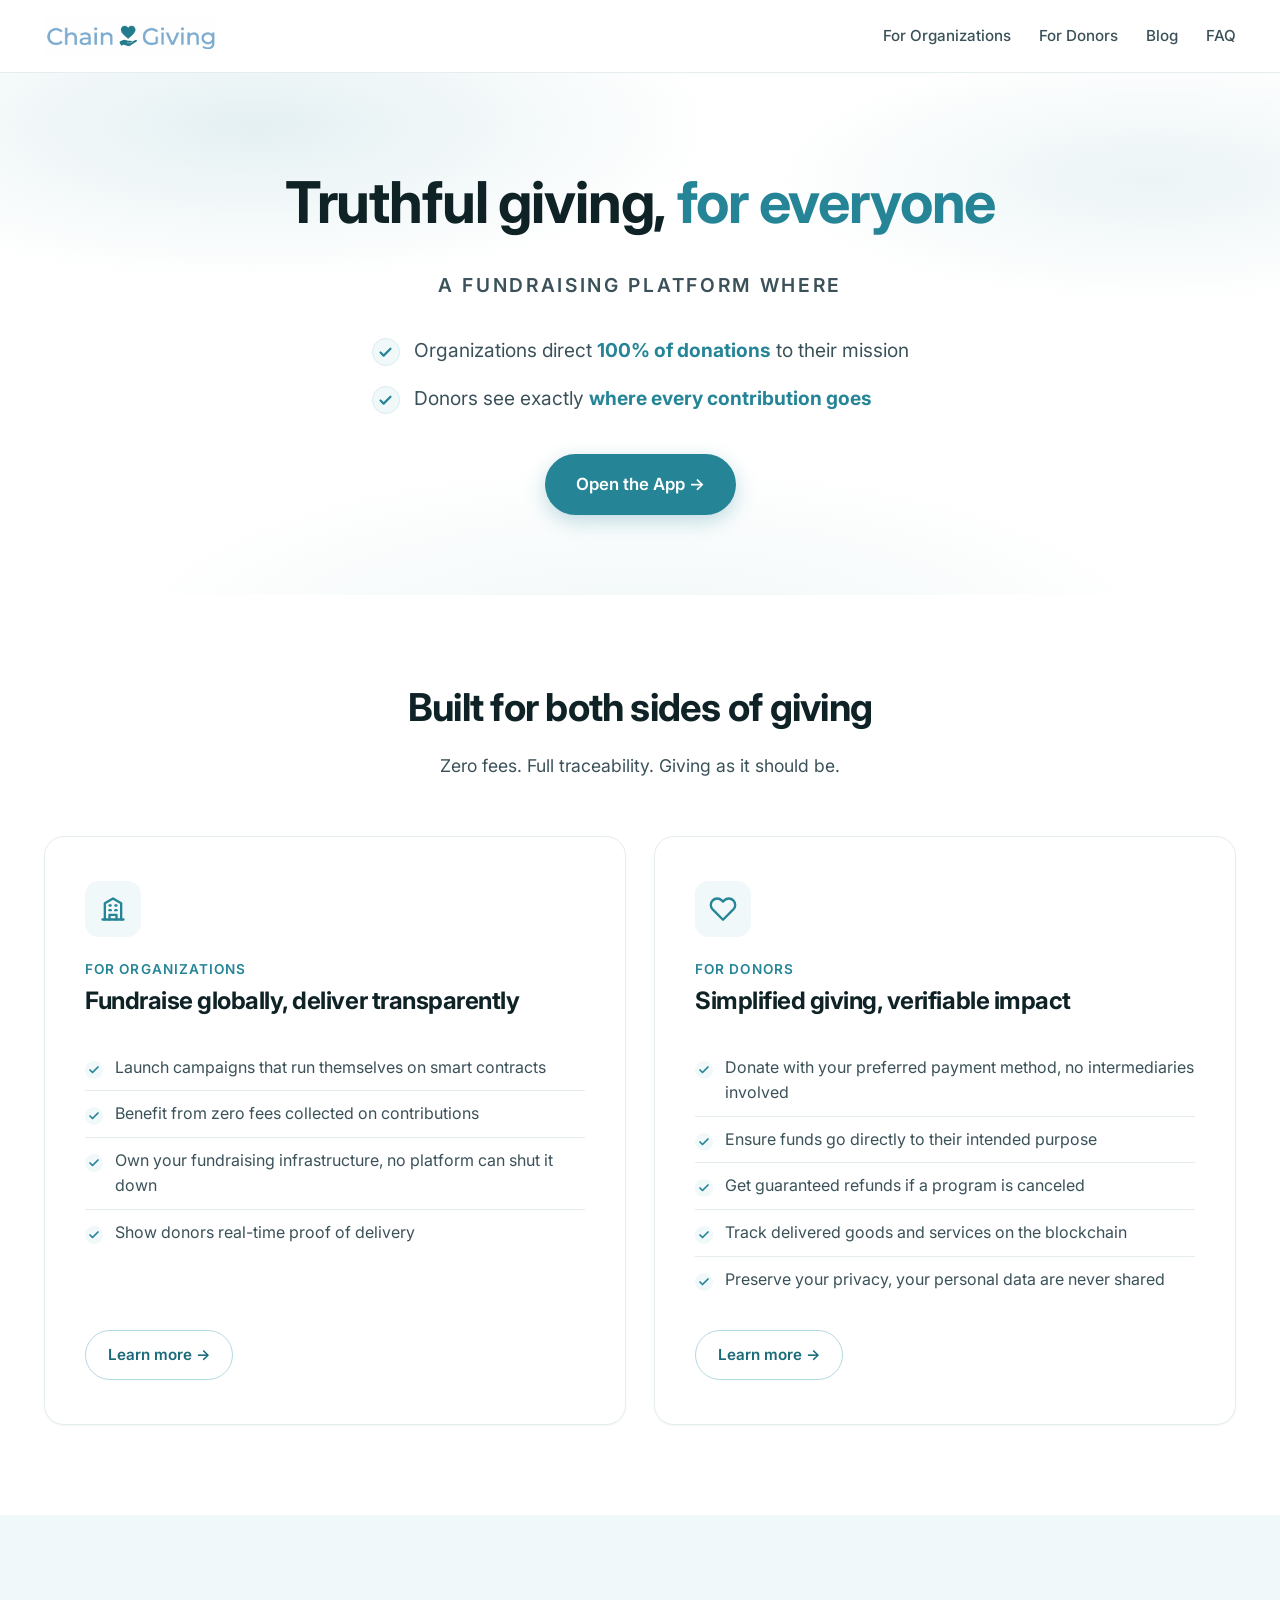
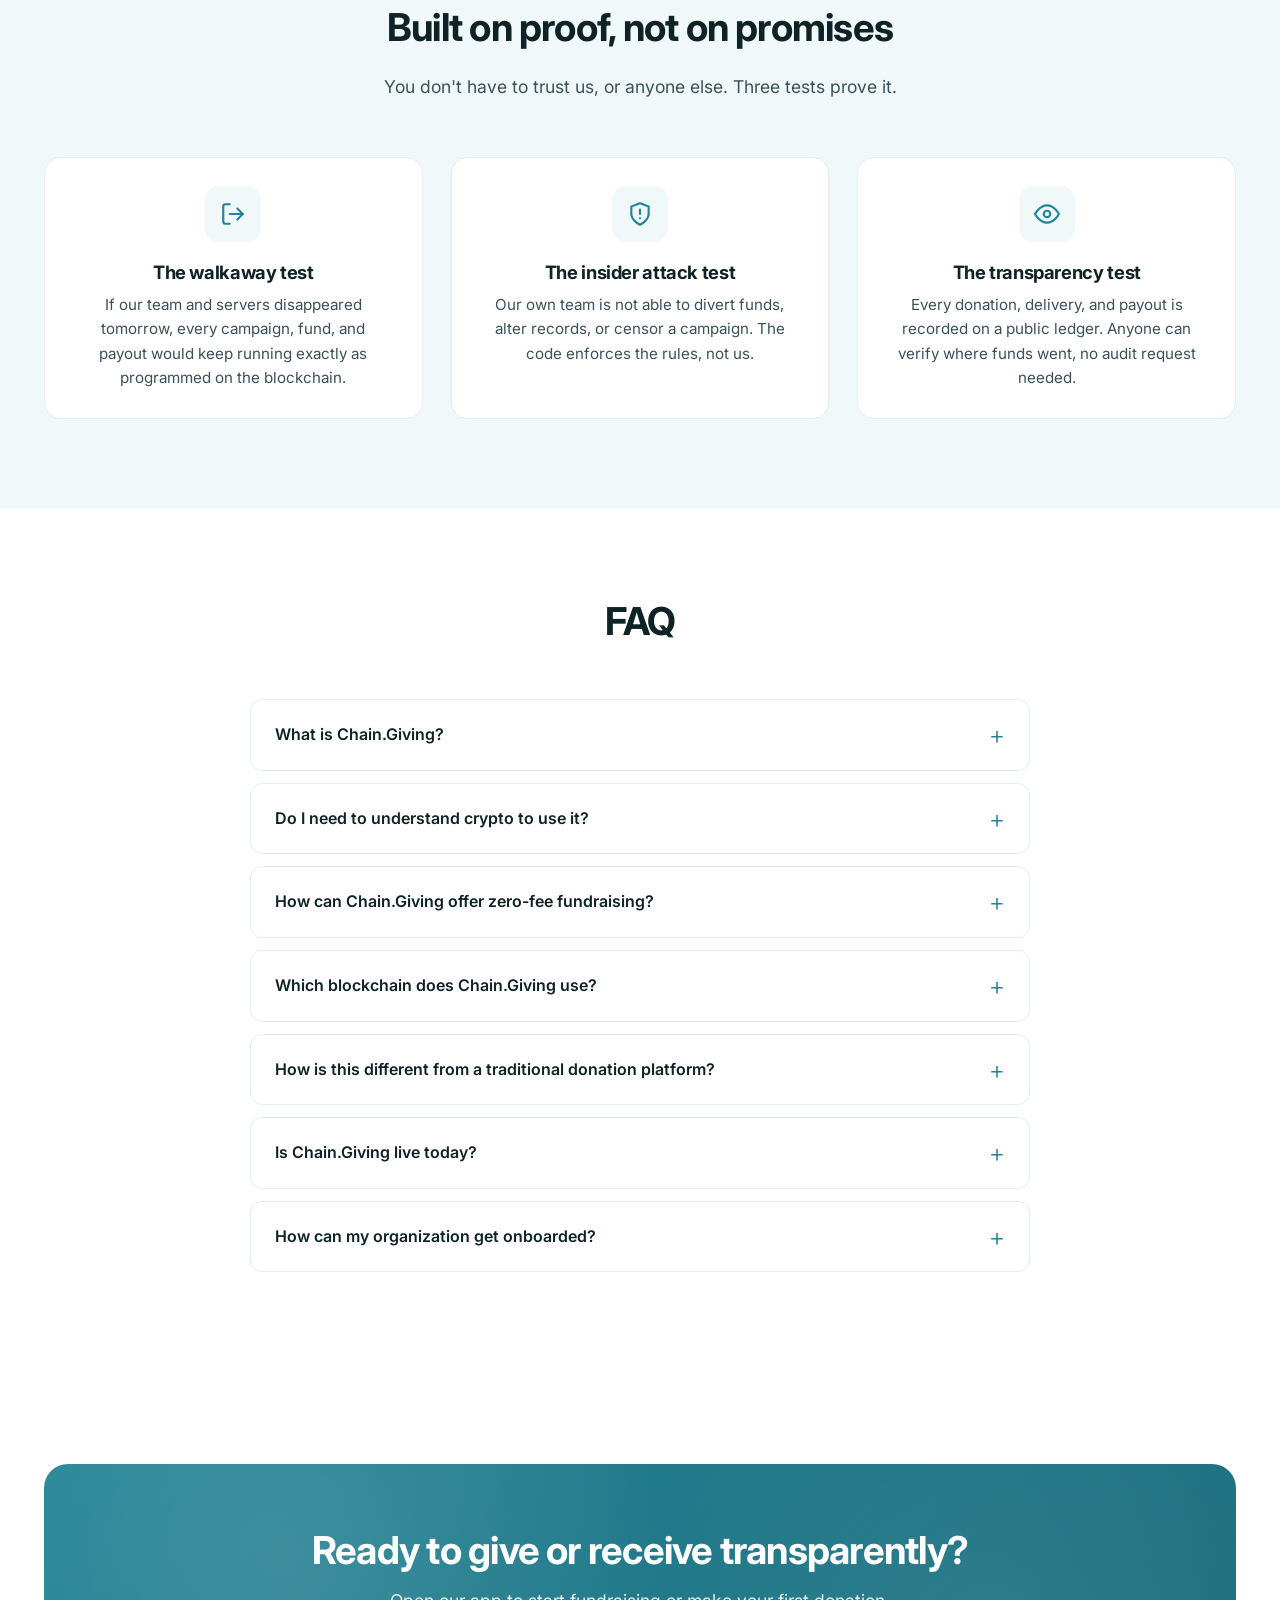
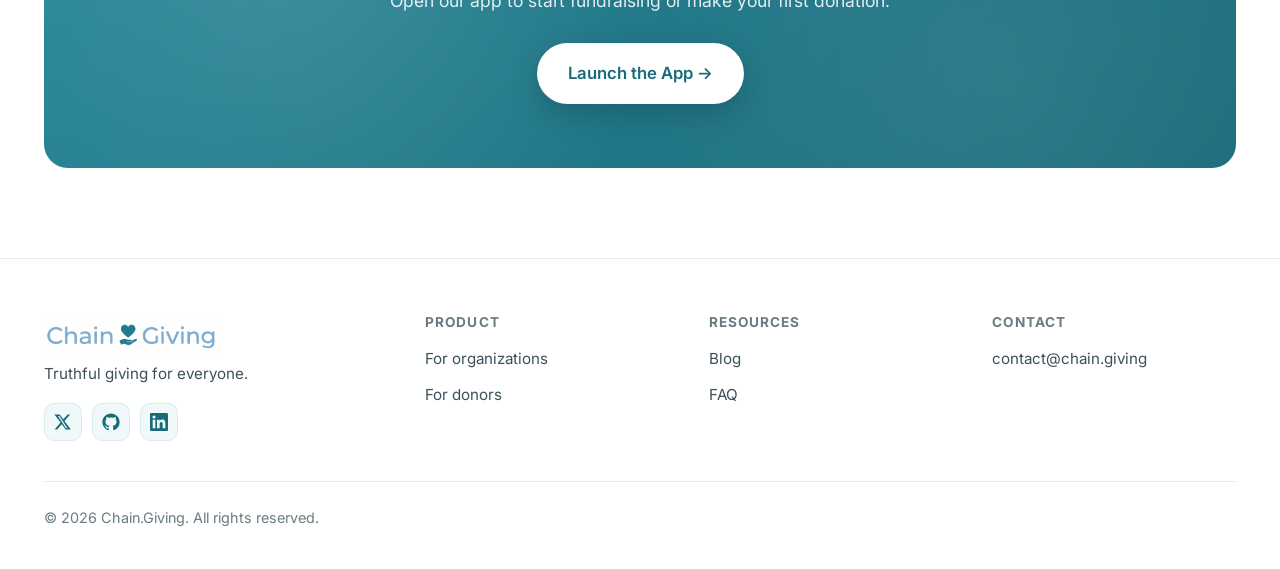
<file: index.html>
<!doctype html>
<html lang="en">
<head>
  <meta charset="utf-8" />
  <meta name="viewport" content="width=device-width, initial-scale=1" />
  <title>Chain.Giving — Truthful Giving for Everyone</title>
  <meta name="description" content="Zero fees crowdfunding campaigns. Full traceability for donors. Built on proof, not promises." />
  <link rel="icon" href="media/favicon.png" />
  <link rel="preconnect" href="https://fonts.googleapis.com" />
  <link rel="preconnect" href="https://fonts.gstatic.com" crossorigin />
  <link href="https://fonts.googleapis.com/css2?family=Inter:wght@400;500;600;700;800&display=swap" rel="stylesheet" />
  <link rel="stylesheet" href="styles.css" />
</head>
<body>

<header class="site-header">
  <div class="nav">
    <a class="brand" href="/">
      <img src="media/chain_giving_header.png" alt="Chain.Giving" />
    </a>
    <nav class="nav-links">
      <a href="for-organizations.html">For Organizations</a>
      <a href="for-donors.html">For Donors</a>
      <a href="https://chaingiving.substack.com/" target="_blank" rel="noopener">Blog</a>
      <a href="#faq">FAQ</a>
    </nav>
  </div>
</header>

<main>

  <section class="hero">
    <div class="container hero-inner">
      <h1 class="hero-title">Truthful giving,&nbsp;<span>for everyone</span></h1>
      <p class="lead lead-intro">A fundraising platform where</p>
      <ul class="lead-claims">
        <li>Organizations direct <span>100% of donations</span> to their mission</li>
        <li>Donors see exactly <span>where every contribution goes</span></li>
      </ul>
      <div class="hero-ctas">
        <a class="btn btn-primary btn-lg" href="https://app.chain.giving/" target="_blank" rel="noopener">
          Open the App →
        </a>
      </div>
    </div>
  </section>

  <section id="audiences">
    <div class="container">
      <div class="section-head">
        <h2>Built for both sides of giving</h2>
        <p>Zero fees. Full traceability. Giving as it should be.</p>
      </div>

      <div class="audience-grid">

        <article class="audience-card">
          <div class="icon">
            <svg viewBox="0 0 24 24" fill="none" stroke="currentColor" stroke-width="2" stroke-linecap="round" stroke-linejoin="round"><path d="M3 21h18"/><path d="M5 21V7l7-4 7 4v14"/><path d="M9 9h1"/><path d="M9 13h1"/><path d="M14 9h1"/><path d="M14 13h1"/><path d="M9 21v-4h6v4"/></svg>
          </div>
          <p class="tag">For Organizations</p>
          <h3>Fundraise globally, deliver transparently</h3>
          <ul>
            <li>Launch campaigns that run themselves on smart contracts</li>
            <li>Benefit from zero fees collected on contributions</li>
            <li>Own your fundraising infrastructure, no platform can shut it down</li>
            <li>Show donors real-time proof of delivery</li>
          </ul>
          <div class="card-cta">
             <a class="btn btn-ghost" href="for-organizations.html">Learn more →</a>
          </div>
        </article>

        <article class="audience-card">
          <div class="icon">
            <svg viewBox="0 0 24 24" fill="none" stroke="currentColor" stroke-width="2" stroke-linecap="round" stroke-linejoin="round"><path d="M20.84 4.61a5.5 5.5 0 0 0-7.78 0L12 5.67l-1.06-1.06a5.5 5.5 0 1 0-7.78 7.78l1.06 1.06L12 21.23l7.78-7.78 1.06-1.06a5.5 5.5 0 0 0 0-7.78z"/></svg>
          </div>
          <p class="tag">For Donors</p>
          <h3>Simplified giving, verifiable impact</h3>
          <ul>
            <li>Donate with your preferred payment method, no intermediaries involved</li>
            <li>Ensure funds go directly to their intended purpose</li>
            <li>Get guaranteed refunds if a program is canceled</li>
            <li>Track delivered goods and services on the blockchain</li>
            <li>Preserve your privacy, your personal data are never shared</li>
          </ul>
          <div class="card-cta">
             <a class="btn btn-ghost" href="for-donors.html">Learn more →</a>
          </div>
        </article>

      </div>
    </div>
  </section>

  <section class="bg-soft">
    <div class="container">
      <div class="section-head">
        <h2>Built on proof, not on promises</h2>
        <p>You don't have to trust us, or anyone else. Three tests prove it.</p>
      </div>

      <div class="feature-grid">
        <div class="feature">
          <div class="icon">
            <svg viewBox="0 0 24 24" fill="none" stroke="currentColor" stroke-width="2" stroke-linecap="round" stroke-linejoin="round"><path d="M9 21H5a2 2 0 0 1-2-2V5a2 2 0 0 1 2-2h4"/><polyline points="16 17 21 12 16 7"/><line x1="21" y1="12" x2="9" y2="12"/></svg>
          </div>
          <h3>The walkaway test</h3>
          <p>If our team and servers disappeared tomorrow, every campaign, fund, and payout would keep running exactly as programmed on the blockchain.</p>
        </div>

        <div class="feature">
          <div class="icon">
            <svg viewBox="0 0 24 24" fill="none" stroke="currentColor" stroke-width="2" stroke-linecap="round" stroke-linejoin="round"><path d="M12 22s8-4 8-10V5l-8-3-8 3v7c0 6 8 10 8 10z"/><line x1="12" y1="8" x2="12" y2="12"/><line x1="12" y1="16" x2="12.01" y2="16"/></svg>
          </div>
          <h3>The insider attack test</h3>
          <p>Our own team is not able to divert funds, alter records, or censor a campaign. The code enforces the rules, not us.</p>
        </div>

        <div class="feature">
          <div class="icon">
            <svg viewBox="0 0 24 24" fill="none" stroke="currentColor" stroke-width="2" stroke-linecap="round" stroke-linejoin="round"><path d="M1 12s4-8 11-8 11 8 11 8-4 8-11 8-11-8-11-8z"/><circle cx="12" cy="12" r="3"/></svg>
          </div>
          <h3>The transparency test</h3>
          <p>Every donation, delivery, and payout is recorded on a public ledger. Anyone can verify where funds went, no audit request needed.</p>
        </div>
      </div>
    </div>
  </section>

  <section id="faq">
    <div class="container">
      <div class="section-head">
        <h2>FAQ</h2>
      </div>

      <div class="faq-wrap">
        <details class="faq">
          <summary>What is Chain.Giving?</summary>
          <div class="faq-body">Chain.Giving is a platform that lets organizations run transparent fundraising programs that record their delivery transparently on the blockchain. Donors can follow their contributions from crowdfunding to real-world impact.</div>
        </details>

        <details class="faq">
          <summary>Do I need to understand crypto to use it?</summary>
          <div class="faq-body">No. Both organizations and donors interact with a familiar web app. The blockchain layer handles settlement and auditability behind the scenes — you don't need to run a node or manage complex wallets to get started.</div>
        </details>

        <details class="faq">
          <summary>How can Chain.Giving offer zero-fee fundraising?</summary>
          <div class="faq-body">Chain.Giving is a nonprofit initiative built entirely in our free time. The backend runs on public blockchain infrastructure and the frontend is served from free static file hosting, so operational costs are near zero. Every fundraising program lives in an autonomous smart contract owned solely by its organization wallet — meaning custody and payment processing require no middleman and no platform cut.</div>
        </details>

        <details class="faq">
          <summary>Which blockchain does Chain.Giving use?</summary>
          <div class="faq-body">We build our system as a set of Ethereum smart contracts that can be deployed on any EVM-compatible blockchain. As such, Chain.Giving can be deployed to the majority of existing blockchains that support smart contracts.</div>
        </details>

        <details class="faq">
          <summary>How is this different from a traditional donation platform?</summary>
          <div class="faq-body">Traditional platforms settle funds off-chain and report impact with spreadsheets. Chain.Giving ties donations and deliveries on the same ledger, so transparency isn't a PDF report, it's the system itself.</div>
        </details>

        <details class="faq">
          <summary>Is Chain.Giving live today?</summary>
          <div class="faq-body">We're rolling out in stages. Chain.Giving is still in Beta but pilot programs can already be conducted end to end on our testnet deployment. Subscribe to our <a href="https://chaingiving.substack.com/" target="_blank" rel="noopener">blog</a> for launch updates.</div>
        </details>

        <details class="faq">
          <summary>How can my organization get onboarded?</summary>
          <div class="faq-body">Reach out to <a href="mailto:contact@chain.giving">contact@chain.giving</a> and we'll walk you through onboarding, setup, and digitizing your first program.</div>
        </details>
      </div>
    </div>
  </section>

  <section>
    <div class="container">
      <div class="cta-band">
        <h2>Ready to give or receive transparently?</h2>
        <p>Open our app to start fundraising or make your first donation.</p>
        <a class="btn btn-primary btn-lg" href="https://app.chain.giving/" target="_blank" rel="noopener">Launch the App →</a>
      </div>
    </div>
  </section>

</main>

<footer>
  <div class="container">
    <div class="footer-grid">
      <div>
        <a class="brand" href="/">
          <img src="media/chain_giving_header.png" alt="Chain.Giving" />
        </a>
        <p>Truthful giving for everyone.</p>
        <div class="socials">
          <a href="https://x.com/chaingiving" target="_blank" rel="noopener" aria-label="Chain.Giving on X">
            <svg viewBox="0 0 24 24" fill="currentColor" aria-hidden="true"><path d="M18.244 2H21.5l-7.5 8.57L22.5 22h-6.84l-5.36-6.99L4.1 22H.84l8.02-9.17L.5 2h7.02l4.84 6.4L18.244 2Zm-2.4 18h1.88L7.24 4H5.24l10.6 16Z"/></svg>
          </a>
          <a href="https://github.com/chaingiving" target="_blank" rel="noopener" aria-label="Chain.Giving on GitHub">
            <svg viewBox="0 0 24 24" fill="currentColor" aria-hidden="true"><path d="M12 .5C5.73.5.5 5.74.5 12.02c0 5.09 3.29 9.4 7.86 10.93.58.1.79-.25.79-.56 0-.27-.01-1-.02-1.96-3.2.7-3.87-1.54-3.87-1.54-.52-1.33-1.27-1.69-1.27-1.69-1.04-.72.08-.7.08-.7 1.15.08 1.76 1.19 1.76 1.19 1.03 1.76 2.69 1.25 3.35.96.1-.75.4-1.26.73-1.55-2.55-.29-5.24-1.28-5.24-5.7 0-1.26.44-2.29 1.17-3.09-.12-.29-.51-1.46.11-3.04 0 0 .97-.31 3.18 1.18a11.1 11.1 0 0 1 5.78 0c2.2-1.49 3.17-1.18 3.17-1.18.63 1.58.24 2.75.12 3.04.73.8 1.17 1.83 1.17 3.09 0 4.43-2.69 5.41-5.25 5.69.41.35.78 1.04.78 2.1 0 1.52-.01 2.74-.01 3.12 0 .31.21.67.8.56A11.51 11.51 0 0 0 23.5 12.02C23.5 5.74 18.27.5 12 .5Z"/></svg>
          </a>
          <a href="https://www.linkedin.com/company/101804480/admin/feed/posts/" target="_blank" rel="noopener" aria-label="Chain.Giving on LinkedIn">
            <svg viewBox="0 0 24 24" fill="currentColor" aria-hidden="true"><path d="M20.45 20.45h-3.56v-5.57c0-1.33-.03-3.04-1.86-3.04-1.86 0-2.14 1.45-2.14 2.95v5.66H9.33V9h3.41v1.56h.05c.48-.9 1.64-1.86 3.38-1.86 3.61 0 4.28 2.38 4.28 5.47v6.28ZM5.34 7.43a2.06 2.06 0 1 1 0-4.13 2.06 2.06 0 0 1 0 4.13ZM7.12 20.45H3.56V9h3.56v11.45ZM22.22 0H1.77C.79 0 0 .77 0 1.72v20.56C0 23.23.79 24 1.77 24h20.45c.98 0 1.78-.77 1.78-1.72V1.72C24 .77 23.2 0 22.22 0Z"/></svg>
          </a>
        </div>
      </div>
      <div>
        <h4>Product</h4>
        <ul>
          <li><a href="for-organizations.html">For organizations</a></li>
          <li><a href="for-donors.html">For donors</a></li>
        </ul>
      </div>
      <div>
        <h4>Resources</h4>
        <ul>
          <li><a href="https://chaingiving.substack.com/" target="_blank" rel="noopener">Blog</a></li>
          <li><a href="#faq">FAQ</a></li>
        </ul>
      </div>
      <div>
        <h4>Contact</h4>
        <ul>
          <li><a href="mailto:contact@chain.giving">contact@chain.giving</a></li>
        </ul>
      </div>
    </div>
    <div class="footer-bottom">
      <span>© <span id="y"></span> Chain.Giving. All rights reserved.</span>
    </div>
  </div>
</footer>

<script>document.getElementById('y').textContent = String(new Date().getFullYear());</script>

</body>
</html>
</file>
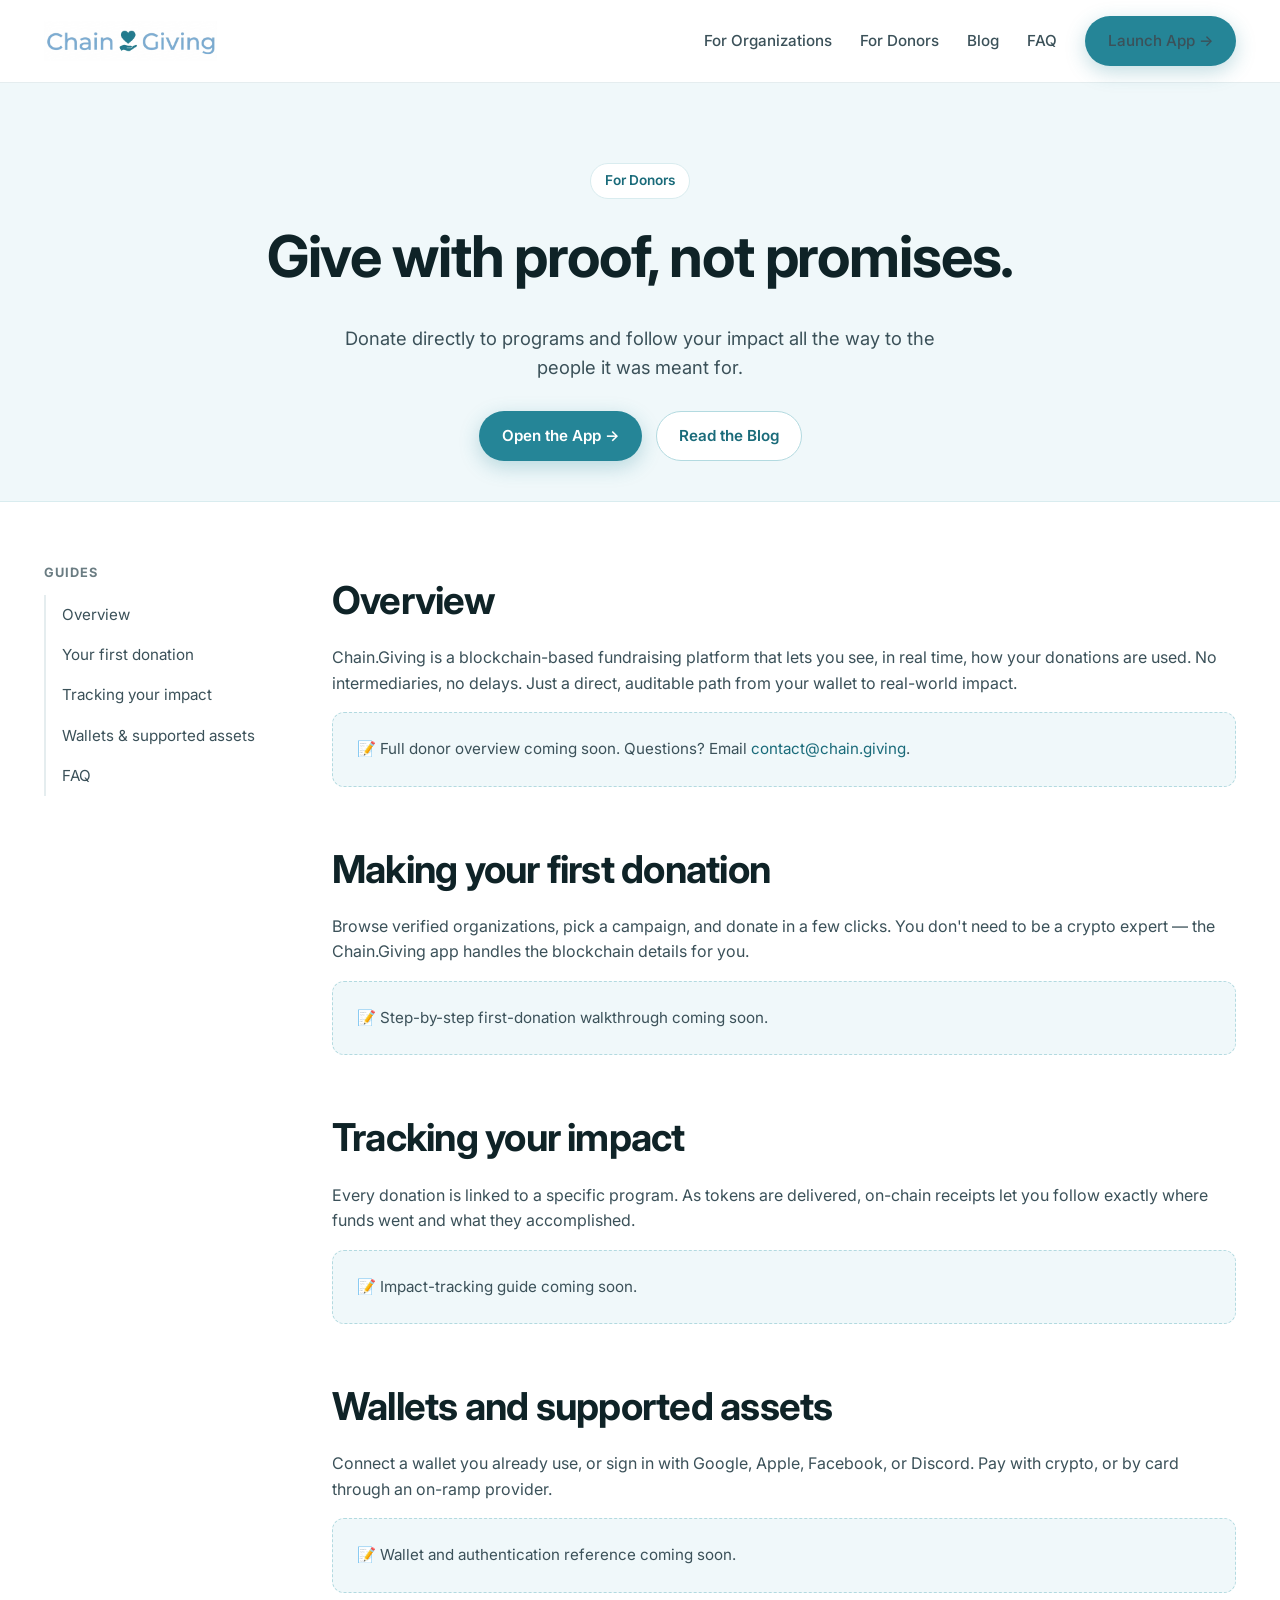
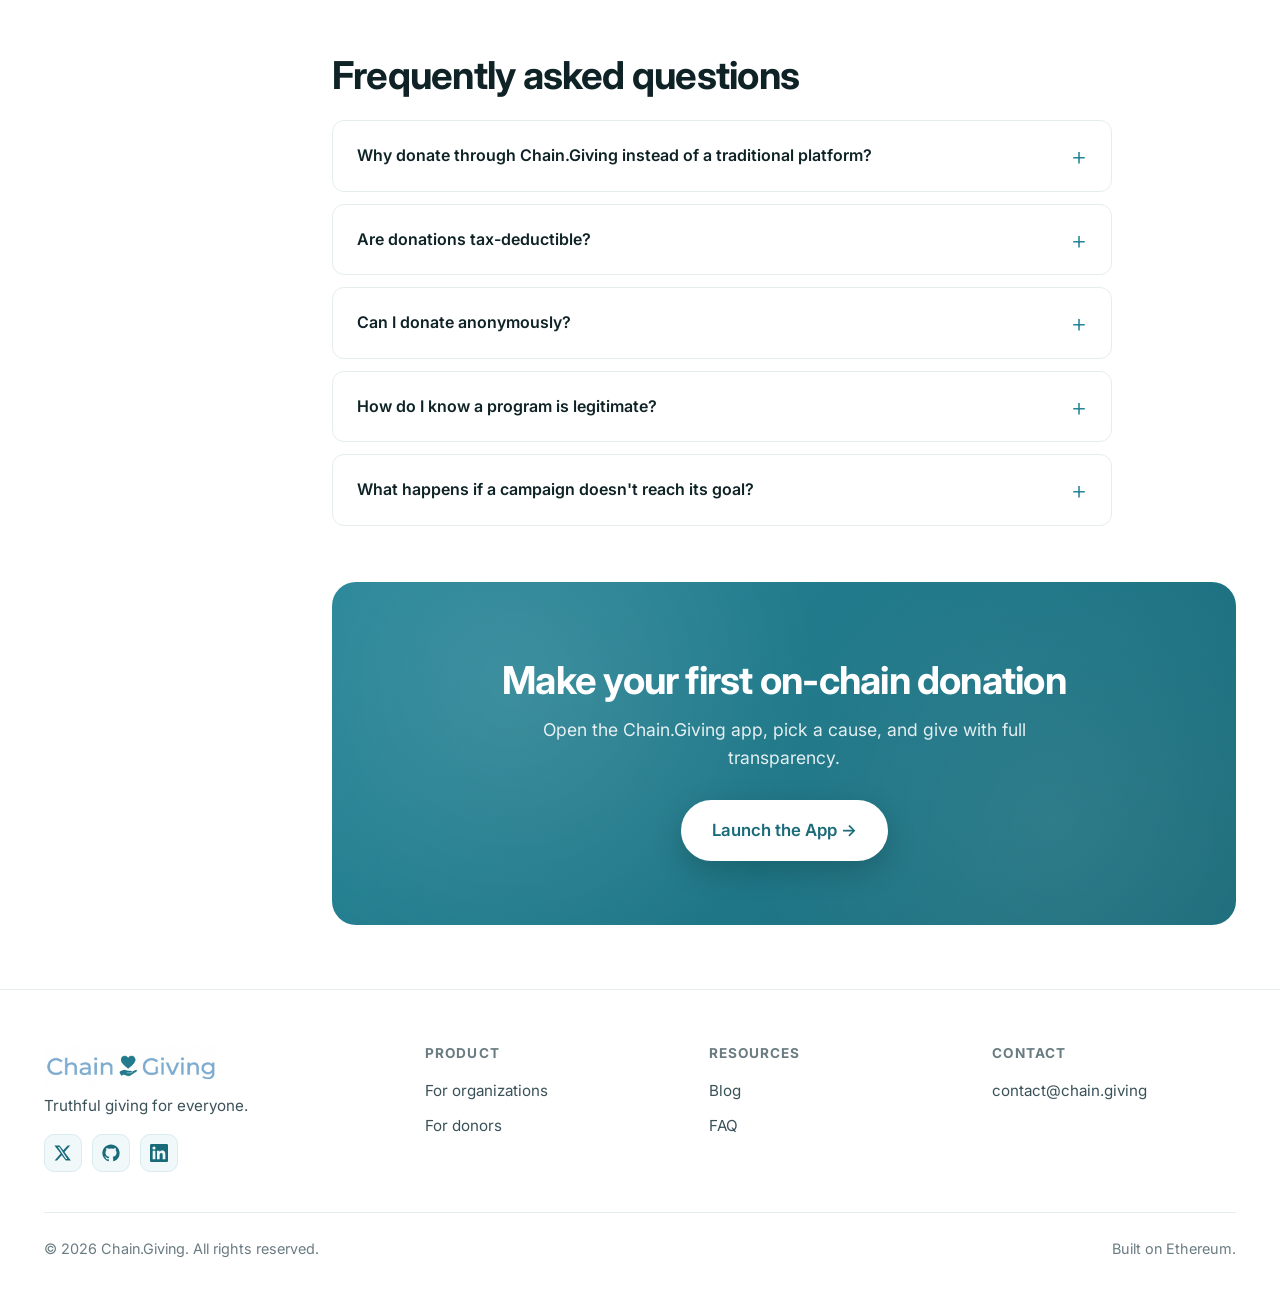
<file: for-donors.html>
<!doctype html>
<html lang="en">
<head>
  <meta charset="utf-8" />
  <meta name="viewport" content="width=device-width, initial-scale=1" />
  <title>For Donors — Chain.Giving</title>
  <meta name="description" content="Documentation, onboarding, and FAQs for donors supporting programs through Chain.Giving." />
  <link rel="icon" href="media/favicon.png" />
  <link rel="preconnect" href="https://fonts.googleapis.com" />
  <link rel="preconnect" href="https://fonts.gstatic.com" crossorigin />
  <link href="https://fonts.googleapis.com/css2?family=Inter:wght@400;500;600;700;800&display=swap" rel="stylesheet" />
  <link rel="stylesheet" href="styles.css" />
</head>
<body>

<header class="site-header">
  <div class="nav">
    <a class="brand" href="index.html">
      <img src="media/chain_giving_header.png" alt="Chain.Giving" />
    </a>
    <nav class="nav-links">
      <a href="for-organizations.html">For Organizations</a>
      <a href="for-donors.html">For Donors</a>
      <a href="https://chaingiving.substack.com/" target="_blank" rel="noopener">Blog</a>
      <a href="index.html#faq">FAQ</a>
      <a class="btn btn-primary" href="https://app.chain.giving/" target="_blank" rel="noopener">Launch App →</a>
    </nav>
  </div>
</header>

<section class="page-hero">
  <div class="container">
    <span class="eyebrow">For Donors</span>
    <h1>Give with proof, not promises.</h1>
    <p>Donate directly to programs and follow your impact all the way to the people it was meant for.</p>
    <div class="hero-ctas" style="margin-top:28px">
      <a class="btn btn-primary" href="https://app.chain.giving/" target="_blank" rel="noopener">Open the App →</a>
      <a class="btn btn-ghost" href="https://chaingiving.substack.com/" target="_blank" rel="noopener">Read the Blog</a>
    </div>
  </div>
</section>

<div class="container">
  <div class="doc-layout">

    <aside class="doc-nav">
      <h4>Guides</h4>
      <ul>
        <li><a href="#overview">Overview</a></li>
        <li><a href="#first-donation">Your first donation</a></li>
        <li><a href="#tracking">Tracking your impact</a></li>
        <li><a href="#wallets">Wallets & supported assets</a></li>
        <li><a href="#faq">FAQ</a></li>
      </ul>
    </aside>

    <article class="doc-content">

      <h2 id="overview">Overview</h2>
      <p>Chain.Giving is a blockchain-based fundraising platform that lets you see, in real time, how your donations are used. No intermediaries, no delays. Just a direct, auditable path from your wallet to real-world impact.</p>
      <div class="doc-placeholder">📝 Full donor overview coming soon. Questions? Email <a href="mailto:contact@chain.giving">contact@chain.giving</a>.</div>

      <h2 id="first-donation">Making your first donation</h2>
      <p>Browse verified organizations, pick a campaign, and donate in a few clicks. You don't need to be a crypto expert — the Chain.Giving app handles the blockchain details for you.</p>
      <div class="doc-placeholder">📝 Step-by-step first-donation walkthrough coming soon.</div>

      <h2 id="tracking">Tracking your impact</h2>
      <p>Every donation is linked to a specific program. As tokens are delivered, on-chain receipts let you follow exactly where funds went and what they accomplished.</p>
      <div class="doc-placeholder">📝 Impact-tracking guide coming soon.</div>

      <h2 id="wallets">Wallets and supported assets</h2>
      <p>Connect a wallet you already use, or sign in with Google, Apple, Facebook, or Discord. Pay with crypto, or by card through an on-ramp provider.</p>
      <div class="doc-placeholder">📝 Wallet and authentication reference coming soon.</div>

      <h2 id="faq">Frequently asked questions</h2>

      <div class="faq-wrap" style="margin:0">
        <details class="faq">
          <summary>Why donate through Chain.Giving instead of a traditional platform?</summary>
          <div class="faq-body">Because impact isn't reported — it's provable. Crowdfunding and program delivery share the same ledger, so you can see the link between your donation and the program it funded.</div>
        </details>

        <details class="faq">
          <summary>Are donations tax-deductible?</summary>
          <div class="faq-body">Deductibility depends on your jurisdiction and the nonprofit you support. Contact the organization to know about their eligibility.</div>
        </details>

        <details class="faq">
          <summary>Can I donate anonymously?</summary>
          <div class="faq-body">Yes. When you contribute to a program, only your wallet address is recorded on-chain for accountability. No identifying information is required.</div>
          <div>If you pay by card, the on-ramp provider must verify your identity (KYC), but that information isn't shared with Chain.Giving or the fundraising organization.</div>
        </details>

        <details class="faq">
          <summary>How do I know a program is legitimate?</summary>
          <div class="faq-body">Every organization on Chain.Giving is verified before it can list a program. You can also review their past programs and on-chain deliveries to judge their track record.</div>
        </details>

        <details class="faq">
          <summary>What happens if a campaign doesn't reach its goal?</summary>
          <div class="faq-body">Campaign rules are set by each organization and clearly shown before you donate. Campaigns can be canceled if conditions are not met and refunds will be available.</div>
        </details>
      </div>

      <div style="margin-top:56px">
        <div class="cta-band">
          <h2>Make your first on-chain donation</h2>
          <p>Open the Chain.Giving app, pick a cause, and give with full transparency.</p>
          <a class="btn btn-primary btn-lg" href="https://app.chain.giving/" target="_blank" rel="noopener">Launch the App →</a>
        </div>
      </div>

    </article>
  </div>
</div>

<footer>
  <div class="container">
    <div class="footer-grid">
      <div>
        <a class="brand" href="index.html">
          <img src="media/chain_giving_header.png" alt="Chain.Giving" />
        </a>
        <p>Truthful giving for everyone.</p>
        <div class="socials">
          <a href="https://x.com/chaingiving" target="_blank" rel="noopener" aria-label="Chain.Giving on X">
            <svg viewBox="0 0 24 24" fill="currentColor" aria-hidden="true"><path d="M18.244 2H21.5l-7.5 8.57L22.5 22h-6.84l-5.36-6.99L4.1 22H.84l8.02-9.17L.5 2h7.02l4.84 6.4L18.244 2Zm-2.4 18h1.88L7.24 4H5.24l10.6 16Z"/></svg>
          </a>
          <a href="https://github.com/chaingiving" target="_blank" rel="noopener" aria-label="Chain.Giving on GitHub">
            <svg viewBox="0 0 24 24" fill="currentColor" aria-hidden="true"><path d="M12 .5C5.73.5.5 5.74.5 12.02c0 5.09 3.29 9.4 7.86 10.93.58.1.79-.25.79-.56 0-.27-.01-1-.02-1.96-3.2.7-3.87-1.54-3.87-1.54-.52-1.33-1.27-1.69-1.27-1.69-1.04-.72.08-.7.08-.7 1.15.08 1.76 1.19 1.76 1.19 1.03 1.76 2.69 1.25 3.35.96.1-.75.4-1.26.73-1.55-2.55-.29-5.24-1.28-5.24-5.7 0-1.26.44-2.29 1.17-3.09-.12-.29-.51-1.46.11-3.04 0 0 .97-.31 3.18 1.18a11.1 11.1 0 0 1 5.78 0c2.2-1.49 3.17-1.18 3.17-1.18.63 1.58.24 2.75.12 3.04.73.8 1.17 1.83 1.17 3.09 0 4.43-2.69 5.41-5.25 5.69.41.35.78 1.04.78 2.1 0 1.52-.01 2.74-.01 3.12 0 .31.21.67.8.56A11.51 11.51 0 0 0 23.5 12.02C23.5 5.74 18.27.5 12 .5Z"/></svg>
          </a>
          <a href="https://www.linkedin.com/company/101804480/admin/feed/posts/" target="_blank" rel="noopener" aria-label="Chain.Giving on LinkedIn">
            <svg viewBox="0 0 24 24" fill="currentColor" aria-hidden="true"><path d="M20.45 20.45h-3.56v-5.57c0-1.33-.03-3.04-1.86-3.04-1.86 0-2.14 1.45-2.14 2.95v5.66H9.33V9h3.41v1.56h.05c.48-.9 1.64-1.86 3.38-1.86 3.61 0 4.28 2.38 4.28 5.47v6.28ZM5.34 7.43a2.06 2.06 0 1 1 0-4.13 2.06 2.06 0 0 1 0 4.13ZM7.12 20.45H3.56V9h3.56v11.45ZM22.22 0H1.77C.79 0 0 .77 0 1.72v20.56C0 23.23.79 24 1.77 24h20.45c.98 0 1.78-.77 1.78-1.72V1.72C24 .77 23.2 0 22.22 0Z"/></svg>
          </a>
        </div>
      </div>
      <div>
        <h4>Product</h4>
        <ul>
          <li><a href="for-organizations.html">For organizations</a></li>
          <li><a href="for-donors.html">For donors</a></li>
        </ul>
      </div>
      <div>
        <h4>Resources</h4>
        <ul>
          <li><a href="https://chaingiving.substack.com/" target="_blank" rel="noopener">Blog</a></li>
          <li><a href="index.html#faq">FAQ</a></li>
        </ul>
      </div>
      <div>
        <h4>Contact</h4>
        <ul>
          <li><a href="mailto:contact@chain.giving">contact@chain.giving</a></li>
        </ul>
      </div>
    </div>
    <div class="footer-bottom">
      <span>© <span id="y"></span> Chain.Giving. All rights reserved.</span>
      <span>Built on Ethereum.</span>
    </div>
  </div>
</footer>

<script>document.getElementById('y').textContent = String(new Date().getFullYear());</script>
</body>
</html>
</file>
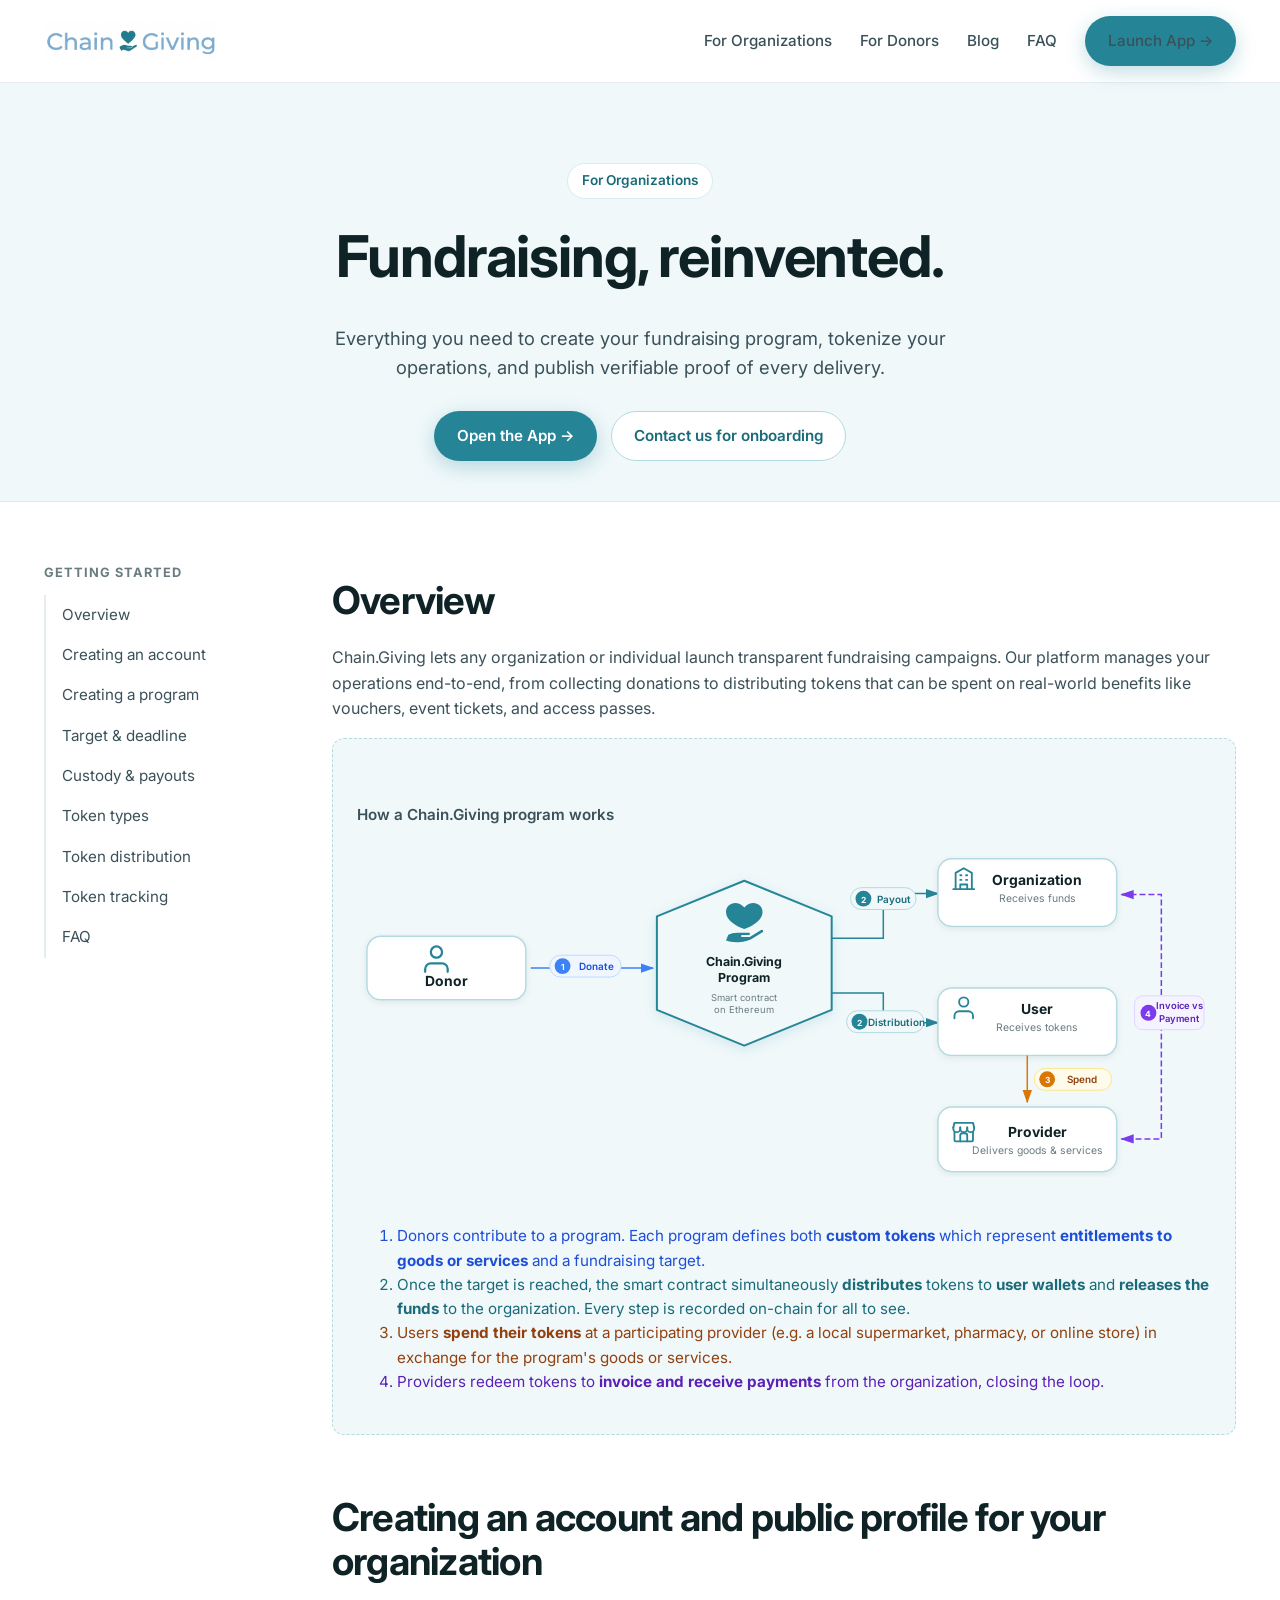
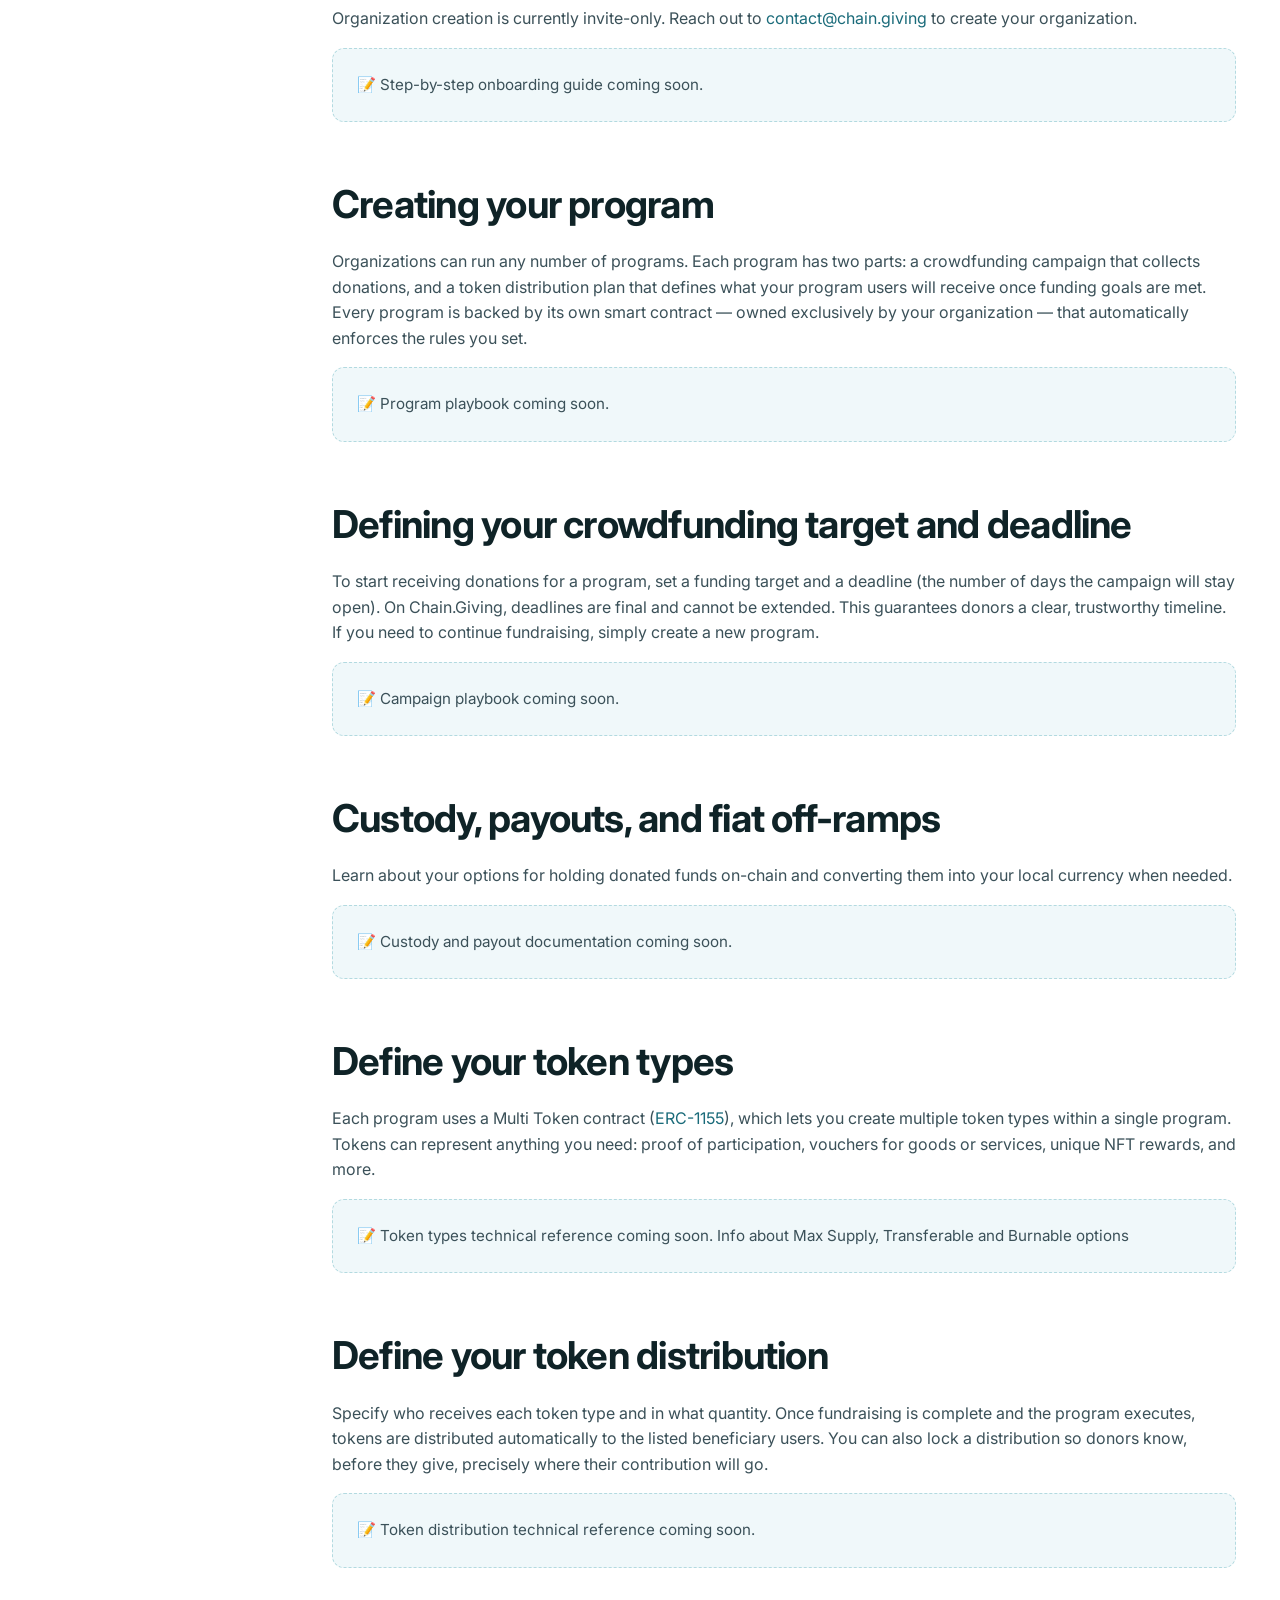
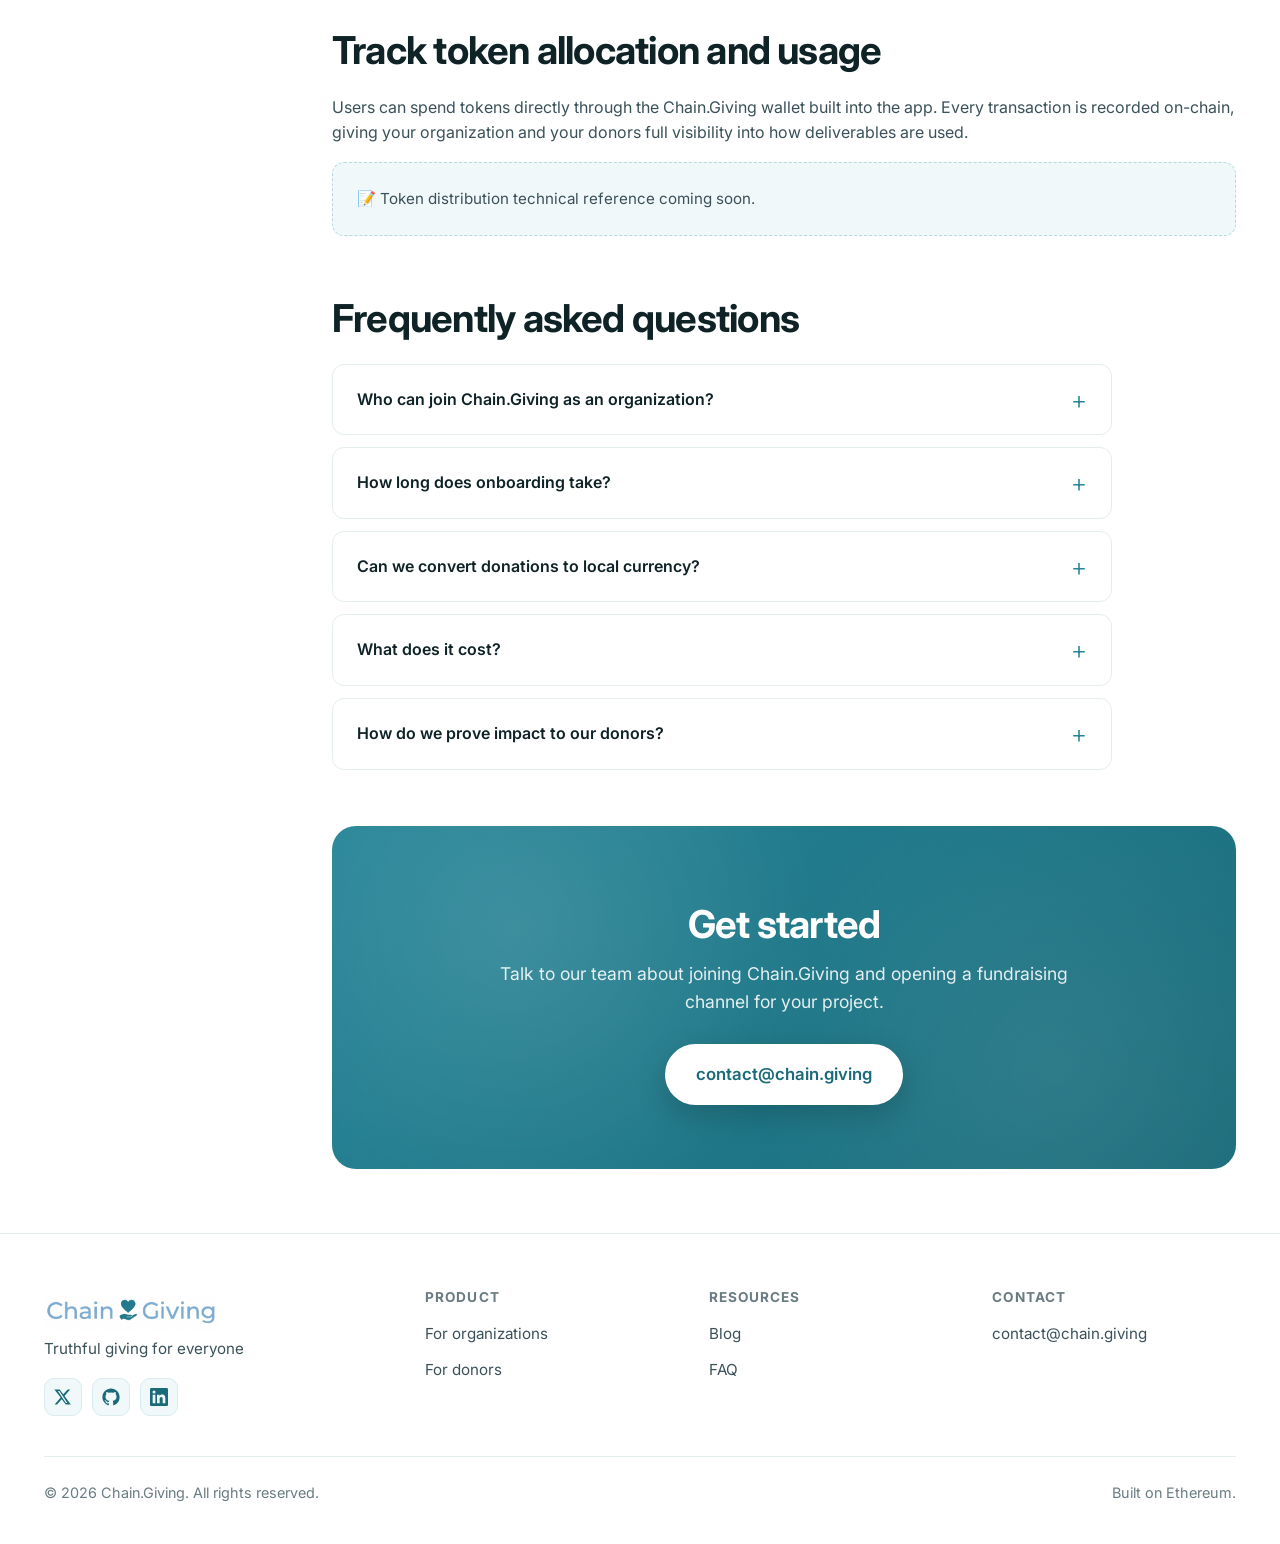
<file: for-organizations.html>
<!doctype html>
<html lang="en">
<head>
  <meta charset="utf-8" />
  <meta name="viewport" content="width=device-width, initial-scale=1" />
  <title>For Organizations — Chain.Giving</title>
  <meta name="description" content="Documentation, onboarding, and FAQs for organizations fundraising on Chain.Giving." />
  <link rel="icon" href="media/favicon.png" />
  <link rel="preconnect" href="https://fonts.googleapis.com" />
  <link rel="preconnect" href="https://fonts.gstatic.com" crossorigin />
  <link href="https://fonts.googleapis.com/css2?family=Inter:wght@400;500;600;700;800&display=swap" rel="stylesheet" />
  <link rel="stylesheet" href="styles.css" />
</head>
<body>

<header class="site-header">
  <div class="nav">
    <a class="brand" href="index.html">
      <img src="media/chain_giving_header.png" alt="Chain.Giving" />
    </a>
    <nav class="nav-links">
      <a href="for-organizations.html">For Organizations</a>
      <a href="for-donors.html">For Donors</a>
      <a href="https://chaingiving.substack.com/" target="_blank" rel="noopener">Blog</a>
      <a href="index.html#faq">FAQ</a>
      <a class="btn btn-primary" href="https://app.chain.giving/" target="_blank" rel="noopener">Launch App →</a>
    </nav>
  </div>
</header>

<section class="page-hero">
  <div class="container">
    <span class="eyebrow">For Organizations</span>
    <h1>Fundraising, reinvented.</h1>
    <p>Everything you need to create your fundraising program, tokenize your operations, and publish verifiable proof of every delivery.</p>
    <div class="hero-ctas" style="margin-top:28px">
      <a class="btn btn-primary" href="https://app.chain.giving/" target="_blank" rel="noopener">Open the App →</a>
      <a class="btn btn-ghost" href="mailto:contact@chain.giving">Contact us for onboarding</a>
    </div>
  </div>
</section>

<div class="container">
  <div class="doc-layout">

    <aside class="doc-nav">
      <h4>Getting started</h4>
      <ul>
        <li><a href="#overview">Overview</a></li>
        <li><a href="#onboarding">Creating an account</a></li>
        <li><a href="#create-program">Creating a program</a></li>
        <li><a href="#funding-target">Target & deadline</a></li>
        <li><a href="#custody">Custody & payouts</a></li>
        <li><a href="#token-types">Token types</a></li>
        <li><a href="#token-distribution">Token distribution</a></li>
        <li><a href="#token-tracking">Token tracking</a></li>
        <li><a href="#faq">FAQ</a></li>
      </ul>
    </aside>

    <article class="doc-content">

      <h2 id="overview">Overview</h2>
      <p>Chain.Giving lets any organization or individual launch transparent fundraising campaigns. Our platform manages your operations end-to-end, from collecting donations to distributing tokens that can be spent on real-world benefits like vouchers, event tickets, and access passes.</p>

      <div class="doc-placeholder">

        <!-- Unified diagram: How a Chain.Giving program works -->
        <div style="margin:40px 0 40px">
          <p style="font-weight:600; font-size:0.95rem; color:var(--ink-soft); margin-bottom:12px">How a Chain.Giving program works</p>
          <svg viewBox="0 0 860 340" xmlns="http://www.w3.org/2000/svg" style="width:100%;max-width:860px;height:auto;font-family:'Inter',system-ui,sans-serif">
            <defs>
              <!-- Step 1: Donate (blue) -->
              <marker id="arw-blue" viewBox="0 0 10 7" refX="9" refY="3.5" markerWidth="9" markerHeight="7" orient="auto-start-reverse">
                <path d="M0 0 L10 3.5 L0 7z" fill="#3B82F6"/>
              </marker>
              <!-- Step 2: Payout / Distribution (teal) -->
              <marker id="arw-teal" viewBox="0 0 10 7" refX="9" refY="3.5" markerWidth="9" markerHeight="7" orient="auto-start-reverse">
                <path d="M0 0 L10 3.5 L0 7z" fill="#258597"/>
              </marker>
              <!-- Step 3: Redeem (amber) -->
              <marker id="arw-amber" viewBox="0 0 10 7" refX="9" refY="3.5" markerWidth="9" markerHeight="7" orient="auto-start-reverse">
                <path d="M0 0 L10 3.5 L0 7z" fill="#D97706"/>
              </marker>
              <!-- Step 4: Invoice vs Payment (purple) -->
              <marker id="arw-purple" viewBox="0 0 10 7" refX="9" refY="3.5" markerWidth="9" markerHeight="7" orient="auto-start-reverse">
                <path d="M0 0 L10 3.5 L0 7z" fill="#7C3AED"/>
              </marker>
              <!-- Soft shadow for cards -->
              <filter id="cardShadow" x="-4%" y="-4%" width="108%" height="116%">
                <feDropShadow dx="0" dy="2" stdDeviation="4" flood-color="#0f2327" flood-opacity="0.07"/>
              </filter>
              <!-- Subtle shadow for hexagon -->
              <filter id="hexShadow" x="-8%" y="-8%" width="116%" height="124%">
                <feDropShadow dx="0" dy="3" stdDeviation="6" flood-color="#258597" flood-opacity="0.15"/>
              </filter>
            </defs>

            <!-- ==================== LEFT: Donor ==================== -->
            <rect x="10" y="98" width="160" height="64" rx="14" fill="white" stroke="var(--teal-200)" stroke-width="1.5" filter="url(#cardShadow)"/>
            <svg x="58" y="104" width="44" height="34" viewBox="0 0 24 24" fill="none" stroke="var(--teal)" stroke-width="1.6" stroke-linecap="round" stroke-linejoin="round">
              <path d="M20 21v-2a4 4 0 0 0-4-4H8a4 4 0 0 0-4 4v2"/><circle cx="12" cy="7" r="4"/>
            </svg>
            <text x="90" y="148" text-anchor="middle" font-size="14" font-weight="700" fill="var(--ink)">Donor</text>

            <!-- Step 1: Arrow Donor → Hexagon (blue) -->
            <line x1="175" y1="130" x2="298" y2="130" stroke="#3B82F6" stroke-width="1.5" marker-end="url(#arw-blue)"/>
            <rect x="194" y="117" width="72" height="22" rx="11" fill="#EFF6FF" stroke="#BFDBFE" stroke-width="1"/>
            <circle cx="207" cy="128" r="8" fill="#3B82F6"/>
            <text x="207" y="132" text-anchor="middle" font-size="8.5" font-weight="700" fill="white">1</text>
            <text x="241" y="132" text-anchor="middle" font-size="10" font-weight="600" fill="#1D4ED8">Donate</text>

            <!-- ==================== CENTER: Hexagon ==================== -->
            <polygon points="390,42 478,78 478,172 390,208 302,172 302,78" fill="var(--teal-50)" stroke="var(--teal)" stroke-width="2" stroke-linejoin="round" filter="url(#hexShadow)"/>
            <!-- Chain.Giving logo -->
            <svg x="360" y="62" width="60" height="46" viewBox="0 0 200 200">
              <path d="M 100 30 C 70 -5, 20 10, 20 50 C 20 85, 60 110, 100 125 C 140 110, 180 85, 180 50 C 180 10, 130 -5, 100 30 Z" fill="var(--teal)"/>
              <path d="M 30 150 Q 45 141, 70 141 L 120 141 A 5 5 0 0 1 120 151 L 90 151 A 4 4 0 0 0 90 159 L 124 159 L 174 129 A 5.8 5.8 0 0 1 180 139 L 130 169 C 115 178, 60 190, 20 175 Z" fill="var(--teal)"/>
            </svg>
            <text x="390" y="128" text-anchor="middle" font-size="12.5" font-weight="700" fill="var(--ink)">Chain.Giving</text>
            <text x="390" y="144" text-anchor="middle" font-size="12.5" font-weight="700" fill="var(--ink)">Program</text>
            <text x="390" y="163" text-anchor="middle" font-size="9.5" fill="var(--muted)">Smart contract</text>
            <text x="390" y="175" text-anchor="middle" font-size="9.5" fill="var(--muted)">on Ethereum</text>

            <!-- ==================== Simultaneous split ==================== -->
            <!-- Step 2a: Upper arrow Hexagon → Organization (teal) -->
            <path d="M 478 100 L 530 100 L 530 55 L 585 55" stroke="#258597" stroke-width="1.5" fill="none" marker-end="url(#arw-teal)"/>
            <rect x="497" y="49" width="66" height="22" rx="11" fill="#f0f8fa" stroke="#b3dae0" stroke-width="1"/>
            <circle cx="510" cy="60" r="8" fill="#258597"/>
            <text x="510" y="64" text-anchor="middle" font-size="8.5" font-weight="700" fill="white">2</text>
            <text x="541" y="64" text-anchor="middle" font-size="10" font-weight="600" fill="#1a6b7a">Payout</text>

            <!-- Step 2b: Lower arrow Hexagon → User (teal) -->
            <path d="M 478 155 L 530 155 L 530 185 L 585 185" stroke="#258597" stroke-width="1.5" fill="none" marker-end="url(#arw-teal)"/>
            <rect x="493" y="173" width="78" height="22" rx="11" fill="#f0f8fa" stroke="#b3dae0" stroke-width="1"/>
            <circle cx="506" cy="184" r="8" fill="#258597"/>
            <text x="506" y="188" text-anchor="middle" font-size="8.5" font-weight="700" fill="white">2</text>
            <text x="543" y="188" text-anchor="middle" font-size="10" font-weight="600" fill="#1a6b7a">Distribution</text>

            <!-- ==================== TOP RIGHT: Organization ==================== -->
            <rect x="585" y="20" width="180" height="68" rx="14" fill="white" stroke="var(--teal-200)" stroke-width="1.5" filter="url(#cardShadow)"/>
            <!-- Building icon -->
            <svg x="593" y="26" width="36" height="28" viewBox="0 0 24 24" fill="none" stroke="var(--teal)" stroke-width="1.6" stroke-linecap="round" stroke-linejoin="round">
              <path d="M3 21h18"/><path d="M5 21V7l7-4 7 4v14"/><path d="M9 9h1"/><path d="M9 13h1"/><path d="M14 9h1"/><path d="M14 13h1"/><path d="M9 21v-4h6v4"/>
            </svg>
            <text x="685" y="46" text-anchor="middle" font-size="14" font-weight="700" fill="var(--ink)">Organization</text>
            <text x="685" y="63" text-anchor="middle" font-size="10.5" fill="var(--muted)">Receives funds</text>

            <!-- ==================== MIDDLE RIGHT: User ==================== -->
            <rect x="585" y="150" width="180" height="68" rx="14" fill="white" stroke="var(--teal-200)" stroke-width="1.5" filter="url(#cardShadow)"/>
            <!-- Person icon -->
            <svg x="593" y="156" width="36" height="28" viewBox="0 0 24 24" fill="none" stroke="var(--teal)" stroke-width="1.6" stroke-linecap="round" stroke-linejoin="round">
              <path d="M20 21v-2a4 4 0 0 0-4-4H8a4 4 0 0 0-4 4v2"/><circle cx="12" cy="7" r="4"/>
            </svg>
            <text x="685" y="176" text-anchor="middle" font-size="14" font-weight="700" fill="var(--ink)">User</text>
            <text x="685" y="193" text-anchor="middle" font-size="10.5" fill="var(--muted)">Receives tokens</text>

            <!-- ==================== BOTTOM RIGHT: Provider ==================== -->
            <rect x="585" y="270" width="180" height="65" rx="14" fill="white" stroke="var(--teal-200)" stroke-width="1.5" filter="url(#cardShadow)"/>
            <!-- Storefront icon (awning + door) -->
            <svg x="593" y="280" width="36" height="28" viewBox="0 0 24 24" fill="none" stroke="var(--teal)" stroke-width="1.6" stroke-linecap="round" stroke-linejoin="round">
              <path d="M3 9l1-4h16l1 4"/><path d="M3 9v1a3 3 0 0 0 6 0V9"/><path d="M9 9v1a3 3 0 0 0 6 0V9"/><path d="M15 9v1a3 3 0 0 0 6 0V9"/><path d="M4 13v7a1 1 0 0 0 1 1h14a1 1 0 0 0 1-1v-7"/><path d="M9 21v-5a2 2 0 0 1 2-2h2a2 2 0 0 1 2 2v5"/>
            </svg>
            <text x="685" y="300" text-anchor="middle" font-size="14" font-weight="700" fill="var(--ink)">Provider</text>
            <text x="685" y="317" text-anchor="middle" font-size="10.5" fill="var(--muted)">Delivers goods &amp; services</text>

            <!-- Step 3: Arrow User → Provider (amber) -->
            <line x1="675" y1="218" x2="675" y2="265" stroke="#D97706" stroke-width="1.5" marker-end="url(#arw-amber)"/>
            <rect x="682" y="231" width="78" height="22" rx="11" fill="#FFFBEB" stroke="#FDE68A" stroke-width="1"/>
            <circle cx="695" cy="242" r="8" fill="#D97706"/>
            <text x="695" y="246" text-anchor="middle" font-size="8.5" font-weight="700" fill="white">3</text>
            <text x="730" y="246" text-anchor="middle" font-size="10" font-weight="600" fill="#92400E">Spend</text>

            <!-- Step 4: Organization ↔ Provider (purple) -->
            <path d="M 770 56 L 810 56 L 810 302 L 770 302" stroke="#7C3AED" stroke-width="1.5" fill="none" stroke-dasharray="6 3"/>
            <!-- Arrowhead into Organization -->
            <line x1="778" y1="56" x2="770" y2="56" stroke="#7C3AED" stroke-width="1.5" marker-end="url(#arw-purple)"/>
            <!-- Arrowhead into Provider -->
            <line x1="778" y1="302" x2="770" y2="302" stroke="#7C3AED" stroke-width="1.5" marker-end="url(#arw-purple)"/>
            <!-- Circled 4 + Label centered on vertical line, two lines -->
            <rect x="783" y="158" width="70" height="34" rx="8" fill="#F5F3FF" stroke="#DDD6FE" stroke-width="1"/>
            <circle cx="797" cy="175" r="8" fill="#7C3AED"/>
            <text x="797" y="179" text-anchor="middle" font-size="8.5" font-weight="700" fill="white">4</text>
            <text x="828" y="171" text-anchor="middle" font-size="9.5" font-weight="600" fill="#5B21B6">Invoice vs</text>
            <text x="828" y="184" text-anchor="middle" font-size="9.5" font-weight="600" fill="#5B21B6">Payment</text>

          </svg>
        </div>

        <ol>
          <li style="color:#1D4ED8">Donors contribute to a program. Each program defines both <strong>custom tokens</strong> which represent <strong>entitlements to goods or services</strong> and a fundraising target.</li>
          <li style="color:#1a6b7a">Once the target is reached, the smart contract simultaneously <strong>distributes</strong> tokens to <strong>user wallets</strong> and <strong>releases the funds</strong> to the organization. Every step is recorded on-chain for all to see.</li>
          <li style="color:#92400E">Users <strong>spend their tokens</strong> at a participating provider (e.g. a local supermarket, pharmacy, or online store) in exchange for the program's goods or services.</li>
          <li style="color:#5B21B6">Providers redeem tokens to <strong>invoice and receive payments</strong> from the organization, closing the loop.</li>
        </ol>
      </div>

      <h2 id="onboarding">Creating an account and public profile for your organization</h2>
      <p>Organization creation is currently invite-only. Reach out to <a href="mailto:contact@chain.giving">contact@chain.giving</a> to create your organization.</p>
      <div class="doc-placeholder">📝 Step-by-step onboarding guide coming soon.</div>

      <h2 id="create-program">Creating your program</h2>
      <p>Organizations can run any number of programs. Each program has two parts: a crowdfunding campaign that collects donations, and a token distribution plan that defines what your program users will receive once funding goals are met. Every program is backed by its own smart contract — owned exclusively by your organization — that automatically enforces the rules you set.</p>
      <div class="doc-placeholder">📝 Program playbook coming soon.</div>

      <h2 id="funding-target">Defining your crowdfunding target and deadline</h2>
      <p>To start receiving donations for a program, set a funding target and a deadline (the number of days the campaign will stay open). On Chain.Giving, deadlines are final and cannot be extended. This guarantees donors a clear, trustworthy timeline. If you need to continue fundraising, simply create a new program.</p>
      <div class="doc-placeholder">📝 Campaign playbook coming soon.</div>

      <h2 id="custody">Custody, payouts, and fiat off-ramps</h2>
      <p>Learn about your options for holding donated funds on-chain and converting them into your local currency when needed.</p>
      <div class="doc-placeholder">📝 Custody and payout documentation coming soon.</div>

      <h2 id="token-types">Define your token types</h2>
      <p>Each program uses a Multi Token contract (<a href="https://ethereum.org/developers/docs/standards/tokens/erc-1155/">ERC-1155</a>), which lets you create multiple token types within a single program. Tokens can represent anything you need: proof of participation, vouchers for goods or services, unique NFT rewards, and more.</p>
      <div class="doc-placeholder">📝 Token types technical reference coming soon. Info about Max Supply, Transferable and Burnable options</div>

      <h2 id="token-distribution">Define your token distribution</h2>
      <p>Specify who receives each token type and in what quantity. Once fundraising is complete and the program executes, tokens are distributed automatically to the listed beneficiary users. You can also lock a distribution so donors know, before they give, precisely where their contribution will go.</p>
      <div class="doc-placeholder">📝 Token distribution technical reference coming soon.</div>

      <h2 id="token-tracking">Track token allocation and usage</h2>
      <p>Users can spend tokens directly through the Chain.Giving wallet built into the app. Every transaction is recorded on-chain, giving your organization and your donors full visibility into how deliverables are used.</p>
      <div class="doc-placeholder">📝 Token distribution technical reference coming soon.</div>

      <h2 id="faq">Frequently asked questions</h2>

      <div class="faq-wrap" style="margin:0">
        <details class="faq">
          <summary>Who can join Chain.Giving as an organization?</summary>
          <div class="faq-body">Registered nonprofits, cultural or charitable associations, as well as individual artists and creators are welcome. We review each applicant to ensure the platform is used for legitimate social good.</div>
        </details>

        <details class="faq">
          <summary>How long does onboarding take?</summary>
          <div class="faq-body">Most organizations complete onboarding within a few days. Contact us to start the process.</div>
        </details>

        <details class="faq">
          <summary>Can we convert donations to local currency?</summary>
          <div class="faq-body">Yes, you can use off-ramp providers to convert to local currency where regulation permits.</div>
        </details>

        <details class="faq">
          <summary>What does it cost?</summary>
          <div class="faq-body">Chain.Giving does not charge any platform fees so 100% of each donation goes to its intended purpose. However, blockchains require small gas fees to process transactions (typically less than 1 cent per transaction). Chain.Giving includes a sponsoring system so organizations can cover these gas fees on behalf of their donors. This way, the only cost you pay is the minimal fee that keeps the network secure. No intermediaries take a cut.</div>
          <div class="faq-body">Note that card donations go through a third-party on-ramp provider, which charges its own fee.</div>
        </details>

        <details class="faq">
          <summary>How do we prove impact to our donors?</summary>
          <div class="faq-body">Every token movement is recorded on-chain, so donors can trace funds from contribution to delivery in real time. You can also export verifiable reports for grantmakers and auditors.</div>
        </details>
      </div>

      <div style="margin-top:56px">
        <div class="cta-band">
          <h2>Get started</h2>
          <p>Talk to our team about joining Chain.Giving and opening a fundraising channel for your project.</p>
          <a class="btn btn-primary btn-lg" href="mailto:contact@chain.giving">contact@chain.giving</a>
        </div>
      </div>

    </article>
  </div>
</div>

<footer>
  <div class="container">
    <div class="footer-grid">
      <div>
        <a class="brand" href="index.html">
          <img src="media/chain_giving_header.png" alt="Chain.Giving" />
        </a>
        <p>Truthful giving for everyone</p>
        <div class="socials">
          <a href="https://x.com/chaingiving" target="_blank" rel="noopener" aria-label="Chain.Giving on X">
            <svg viewBox="0 0 24 24" fill="currentColor" aria-hidden="true"><path d="M18.244 2H21.5l-7.5 8.57L22.5 22h-6.84l-5.36-6.99L4.1 22H.84l8.02-9.17L.5 2h7.02l4.84 6.4L18.244 2Zm-2.4 18h1.88L7.24 4H5.24l10.6 16Z"/></svg>
          </a>
          <a href="https://github.com/chaingiving" target="_blank" rel="noopener" aria-label="Chain.Giving on GitHub">
            <svg viewBox="0 0 24 24" fill="currentColor" aria-hidden="true"><path d="M12 .5C5.73.5.5 5.74.5 12.02c0 5.09 3.29 9.4 7.86 10.93.58.1.79-.25.79-.56 0-.27-.01-1-.02-1.96-3.2.7-3.87-1.54-3.87-1.54-.52-1.33-1.27-1.69-1.27-1.69-1.04-.72.08-.7.08-.7 1.15.08 1.76 1.19 1.76 1.19 1.03 1.76 2.69 1.25 3.35.96.1-.75.4-1.26.73-1.55-2.55-.29-5.24-1.28-5.24-5.7 0-1.26.44-2.29 1.17-3.09-.12-.29-.51-1.46.11-3.04 0 0 .97-.31 3.18 1.18a11.1 11.1 0 0 1 5.78 0c2.2-1.49 3.17-1.18 3.17-1.18.63 1.58.24 2.75.12 3.04.73.8 1.17 1.83 1.17 3.09 0 4.43-2.69 5.41-5.25 5.69.41.35.78 1.04.78 2.1 0 1.52-.01 2.74-.01 3.12 0 .31.21.67.8.56A11.51 11.51 0 0 0 23.5 12.02C23.5 5.74 18.27.5 12 .5Z"/></svg>
          </a>
          <a href="https://www.linkedin.com/company/101804480/admin/feed/posts/" target="_blank" rel="noopener" aria-label="Chain.Giving on LinkedIn">
            <svg viewBox="0 0 24 24" fill="currentColor" aria-hidden="true"><path d="M20.45 20.45h-3.56v-5.57c0-1.33-.03-3.04-1.86-3.04-1.86 0-2.14 1.45-2.14 2.95v5.66H9.33V9h3.41v1.56h.05c.48-.9 1.64-1.86 3.38-1.86 3.61 0 4.28 2.38 4.28 5.47v6.28ZM5.34 7.43a2.06 2.06 0 1 1 0-4.13 2.06 2.06 0 0 1 0 4.13ZM7.12 20.45H3.56V9h3.56v11.45ZM22.22 0H1.77C.79 0 0 .77 0 1.72v20.56C0 23.23.79 24 1.77 24h20.45c.98 0 1.78-.77 1.78-1.72V1.72C24 .77 23.2 0 22.22 0Z"/></svg>
          </a>
        </div>
      </div>
      <div>
        <h4>Product</h4>
        <ul>
          <li><a href="for-organizations.html">For organizations</a></li>
          <li><a href="for-donors.html">For donors</a></li>
        </ul>
      </div>
      <div>
        <h4>Resources</h4>
        <ul>
          <li><a href="https://chaingiving.substack.com/" target="_blank" rel="noopener">Blog</a></li>
          <li><a href="index.html#faq">FAQ</a></li>
        </ul>
      </div>
      <div>
        <h4>Contact</h4>
        <ul>
          <li><a href="mailto:contact@chain.giving">contact@chain.giving</a></li>
        </ul>
      </div>
    </div>
    <div class="footer-bottom">
      <span>© <span id="y"></span> Chain.Giving. All rights reserved.</span>
      <span>Built on Ethereum.</span>
    </div>
  </div>
</footer>

<script>document.getElementById('y').textContent = String(new Date().getFullYear());</script>
</body>
</html>
</file>
<file: styles.css>
:root {
  --teal: #258597;
  --teal-dark: #1a6b7a;
  --teal-darker: #134e59;
  --teal-50: #f0f8fa;
  --teal-100: #d9ecef;
  --teal-200: #b3dae0;
  --ink: #0f2327;
  --ink-soft: #3b5159;
  --muted: #6a7c82;
  --line: #e5edef;
  --bg: #ffffff;
  --radius: 14px;
  --shadow-sm: 0 1px 2px rgba(15, 35, 39, 0.05);
  --shadow: 0 10px 30px rgba(15, 35, 39, 0.08);
  --shadow-lg: 0 20px 60px rgba(15, 35, 39, 0.12);
  --max: 1240px;
  --font: "Inter", -apple-system, BlinkMacSystemFont, "Segoe UI", Roboto, Helvetica, Arial, sans-serif;
}

* { box-sizing: border-box; }
html, body { margin: 0; padding: 0; }
html { scroll-padding-top: 88px; }
body {
  font-family: var(--font);
  color: var(--ink);
  background: var(--bg);
  line-height: 1.6;
  -webkit-font-smoothing: antialiased;
  text-rendering: optimizeLegibility;
}

a { color: var(--teal-dark); text-decoration: none; }
a:hover { color: var(--teal-darker); }

img { max-width: 100%; display: block; }

.container {
  max-width: var(--max);
  margin: 0 auto;
  padding: 0 24px;
}

h1, h2, h3, h4 {
  color: var(--ink);
  font-weight: 700;
  letter-spacing: -0.02em;
  line-height: 1.15;
  margin: 0 0 0.6em;
}
h1 { font-size: clamp(2.2rem, 5vw, 3.6rem); }
h2 { font-size: clamp(1.7rem, 3.5vw, 2.4rem); }
h3 { font-size: 1.25rem; }
p { margin: 0 0 1em; color: var(--ink-soft); }

/* Header */
.site-header {
  position: sticky;
  top: 0;
  z-index: 50;
  background: rgba(255,255,255,0.92);
  backdrop-filter: saturate(180%) blur(10px);
  border-bottom: 1px solid var(--line);
}
.nav {
  display: flex;
  align-items: center;
  justify-content: space-between;
  padding: 16px 24px;
  max-width: var(--max);
  margin: 0 auto;
}
.brand {
  display: inline-flex;
  align-items: center;
  color: var(--ink);
}
.brand img {
  height: 40px;
  width: auto;
  display: block;
}
.nav-links {
  display: flex;
  align-items: center;
  gap: 28px;
}
.nav-links a {
  color: var(--ink-soft);
  font-weight: 500;
  font-size: 0.95rem;
}
.nav-links a:hover { color: var(--teal); }

/* Buttons */
.btn {
  display: inline-flex;
  align-items: center;
  gap: 8px;
  padding: 12px 22px;
  border-radius: 999px;
  font-weight: 600;
  font-size: 0.95rem;
  transition: transform 0.15s ease, box-shadow 0.15s ease, background 0.15s ease;
  border: 1px solid transparent;
  cursor: pointer;
  white-space: nowrap;
}
.btn-primary {
  background: var(--teal);
  color: #fff;
  box-shadow: 0 6px 20px rgba(37, 133, 151, 0.28);
}
.btn-primary:hover {
  background: var(--teal-dark);
  color: #fff;
  transform: translateY(-1px);
  box-shadow: 0 10px 28px rgba(37, 133, 151, 0.35);
}
.btn-ghost {
  background: #fff;
  color: var(--teal-dark);
  border-color: var(--teal-200);
}
.btn-ghost:hover {
  background: var(--teal-50);
  color: var(--teal-darker);
}
.btn-lg { padding: 16px 30px; font-size: 1.05rem; }

/* Hero */
.hero {
  position: relative;
  padding: 96px 0 80px;
  overflow: hidden;
}
.hero::before {
  content: "";
  position: absolute;
  inset: 0;
  background:
    radial-gradient(ellipse 60% 50% at 20% 10%, rgba(37,133,151,0.12), transparent 60%),
    radial-gradient(ellipse 50% 40% at 90% 20%, rgba(37,133,151,0.09), transparent 60%),
    radial-gradient(ellipse 70% 60% at 50% 110%, rgba(37,133,151,0.07), transparent 60%);
  pointer-events: none;
}
.hero-inner {
  position: relative;
  text-align: center;
  max-width: 820px;
  margin: 0 auto;
}
.eyebrow {
  display: inline-block;
  padding: 6px 14px;
  border-radius: 999px;
  background: var(--teal-50);
  color: var(--teal-dark);
  font-weight: 600;
  font-size: 0.85rem;
  margin-bottom: 24px;
  border: 1px solid var(--teal-100);
}
.hero h1 span { color: var(--teal); }
.hero .lead span { color: var(--teal); font-weight: 700; }
.lead-intro {
  font-size: 0.95rem;
  text-transform: uppercase;
  letter-spacing: 0.14em;
  color: var(--muted);
  font-weight: 600;
  margin-bottom: 28px;
}
.lead-claims {
  list-style: none;
  padding: 0;
  margin: 0 auto 40px;
  display: inline-flex;
  flex-direction: column;
  gap: 18px;
  text-align: left;
}
.lead-claims li {
  font-size: 1.2rem;
  color: var(--ink-soft);
  line-height: 1.55;
  position: relative;
  padding-left: 42px;
}
.lead-claims li::before {
  content: "";
  position: absolute;
  left: 0;
  top: calc((1.55em - 26px) / 2);
  width: 26px;
  height: 26px;
  border-radius: 50%;
  background-color: var(--teal-50);
  background-image: url("data:image/svg+xml;utf8,<svg xmlns='http://www.w3.org/2000/svg' viewBox='0 0 24 24' fill='none' stroke='%23258597' stroke-width='3.5' stroke-linecap='round' stroke-linejoin='round'><polyline points='20 6 9 17 4 12'/></svg>");
  background-size: 15px 15px;
  background-repeat: no-repeat;
  background-position: center;
  border: 1px solid var(--teal-100);
}
.lead-claims li span { color: var(--teal); font-weight: 700; }
@media (max-width: 600px) {
  .lead-claims li { font-size: 1.02rem; padding-left: 34px; }
  .lead-claims li::before { width: 22px; height: 22px; background-size: 13px 13px; top: calc((1.55em - 22px) / 2); }
}
.hero-title {
  white-space: nowrap;
  font-size: clamp(1.8rem, 6.2vw, 3.6rem);
}
.hero p.lead {
  font-size: 1.2rem;
  color: var(--ink-soft);
  max-width: 660px;
  margin: 0 auto 36px;
}
.hero-ctas {
  display: flex;
  gap: 14px;
  justify-content: center;
  flex-wrap: wrap;
}

/* Sections */
section { padding: 90px 0; }
.section-head {
  text-align: center;
  max-width: 720px;
  margin: 0 auto 56px;
}
.section-head .eyebrow { margin-bottom: 16px; }
.section-head p { font-size: 1.1rem; }

/* Two-column cards */
.audience-grid {
  display: grid;
  grid-template-columns: 1fr 1fr;
  gap: 28px;
}
.audience-card {
  background: #fff;
  border: 1px solid var(--line);
  border-radius: 20px;
  padding: 44px 40px;
  box-shadow: var(--shadow-sm);
  transition: transform 0.2s ease, box-shadow 0.2s ease, border-color 0.2s ease;
  display: flex;
  flex-direction: column;
}
.audience-card:hover {
  transform: translateY(-4px);
  box-shadow: var(--shadow-lg);
  border-color: var(--teal-200);
}
.audience-card .icon {
  width: 56px;
  height: 56px;
  border-radius: 14px;
  background: var(--teal-50);
  color: var(--teal);
  display: flex;
  align-items: center;
  justify-content: center;
  margin-bottom: 22px;
}
.audience-card .icon svg { width: 28px; height: 28px; }
.audience-card h3 { font-size: 1.5rem; margin-bottom: 10px; }
.audience-card p.tag {
  color: var(--teal);
  font-weight: 600;
  font-size: 0.85rem;
  text-transform: uppercase;
  letter-spacing: 0.08em;
  margin-bottom: 6px;
}
.audience-card ul {
  list-style: none;
  padding: 0;
  margin: 20px 0 28px;
}
.audience-card li {
  padding: 10px 0 10px 30px;
  position: relative;
  color: var(--ink-soft);
  border-bottom: 1px solid var(--line);
}
.audience-card li:last-child { border-bottom: none; }
.audience-card li::before {
  content: "";
  position: absolute;
  left: 0;
  top: 16px;
  width: 18px;
  height: 18px;
  border-radius: 50%;
  background: var(--teal-50);
  background-image: url("data:image/svg+xml;utf8,<svg xmlns='http://www.w3.org/2000/svg' viewBox='0 0 24 24' fill='none' stroke='%23258597' stroke-width='3.5' stroke-linecap='round' stroke-linejoin='round'><polyline points='20 6 9 17 4 12'/></svg>");
  background-size: 12px;
  background-repeat: no-repeat;
  background-position: center;
}
.audience-card .card-cta { margin-top: auto; }

/* Feature grid */
.bg-soft { background: var(--teal-50); }
.feature-grid {
  display: grid;
  grid-template-columns: repeat(3, 1fr);
  gap: 28px;
}
.feature {
  background: #fff;
  padding: 28px 32px;
  border-radius: 16px;
  border: 1px solid var(--line);
  text-align: center;
  transition: transform 0.2s ease, box-shadow 0.2s ease, border-color 0.2s ease;
}
.feature:hover {
  transform: translateY(-3px);
  box-shadow: var(--shadow);
  border-color: var(--teal-200);
}
.feature .icon {
  width: 56px;
  height: 56px;
  border-radius: 14px;
  background: var(--teal-50);
  color: var(--teal);
  display: flex;
  align-items: center;
  justify-content: center;
  margin: 0 auto 20px;
}
.feature .icon svg { width: 26px; height: 26px; }
.feature h3 { font-size: 1.15rem; margin-bottom: 10px; }
.feature p { font-size: 0.95rem; margin: 0; }

/* FAQ */
.faq-wrap { max-width: 780px; margin: 0 auto; }
details.faq {
  background: #fff;
  border: 1px solid var(--line);
  border-radius: 12px;
  padding: 4px 0;
  margin-bottom: 12px;
  transition: border-color 0.15s ease, box-shadow 0.15s ease;
}
details.faq[open] {
  border-color: var(--teal-200);
  box-shadow: var(--shadow-sm);
}
details.faq summary {
  list-style: none;
  cursor: pointer;
  padding: 18px 24px;
  font-weight: 600;
  color: var(--ink);
  display: flex;
  justify-content: space-between;
  align-items: center;
  gap: 16px;
}
details.faq summary::-webkit-details-marker { display: none; }
details.faq summary::after {
  content: "+";
  font-size: 1.6rem;
  color: var(--teal);
  font-weight: 300;
  line-height: 1;
  transition: transform 0.2s ease;
}
details.faq[open] summary::after { content: "−"; }
details.faq .faq-body {
  padding: 0 24px 20px;
  color: var(--ink-soft);
}

/* CTA band */
.cta-band {
  background: linear-gradient(135deg, var(--teal) 0%, var(--teal-dark) 100%);
  border-radius: 24px;
  padding: 64px 48px;
  text-align: center;
  color: #fff;
  position: relative;
  overflow: hidden;
}
.cta-band::before {
  content: "";
  position: absolute;
  inset: 0;
  background:
    radial-gradient(circle at 20% 30%, rgba(255,255,255,0.12), transparent 40%),
    radial-gradient(circle at 80% 70%, rgba(255,255,255,0.08), transparent 40%);
}
.cta-band > * { position: relative; }
.cta-band h2 { color: #fff; margin-bottom: 14px; }
.cta-band p { color: rgba(255,255,255,0.88); font-size: 1.1rem; max-width: 580px; margin: 0 auto 28px; }
.cta-band .btn-primary {
  background: #fff;
  color: var(--teal-dark);
  box-shadow: 0 10px 30px rgba(0,0,0,0.18);
}
.cta-band .btn-primary:hover { background: var(--teal-50); color: var(--teal-darker); }

/* Footer */
footer {
  border-top: 1px solid var(--line);
  padding: 56px 0 40px;
  background: #fff;
}
.footer-grid {
  display: grid;
  grid-template-columns: 1.4fr 1fr 1fr 1fr;
  gap: 40px;
  margin-bottom: 40px;
}
.footer-grid h4 {
  font-size: 0.85rem;
  text-transform: uppercase;
  letter-spacing: 0.08em;
  color: var(--muted);
  margin-bottom: 16px;
}
.footer-grid ul {
  list-style: none;
  padding: 0;
  margin: 0;
}
.footer-grid li { margin-bottom: 10px; }
.footer-grid a { color: var(--ink-soft); font-size: 0.95rem; }
.footer-grid a:hover { color: var(--teal); }
.footer-grid p { font-size: 0.95rem; max-width: 280px; }
.footer-bottom {
  border-top: 1px solid var(--line);
  padding-top: 24px;
  display: flex;
  justify-content: space-between;
  flex-wrap: wrap;
  gap: 12px;
  color: var(--muted);
  font-size: 0.9rem;
  align-items: center;
}
.socials {
  display: flex;
  gap: 10px;
  margin-top: 16px;
}
.socials a {
  width: 38px;
  height: 38px;
  border-radius: 10px;
  display: inline-flex;
  align-items: center;
  justify-content: center;
  background: var(--teal-50);
  color: var(--teal-dark);
  border: 1px solid var(--teal-100);
  transition: background 0.15s ease, transform 0.15s ease, color 0.15s ease;
}
.socials a:hover {
  background: var(--teal);
  color: #fff;
  transform: translateY(-2px);
}
.socials svg { width: 18px; height: 18px; }

/* Sub pages */
.page-hero {
  padding: 80px 0 40px;
  text-align: center;
  background: var(--teal-50);
  border-bottom: 1px solid var(--teal-100);
}
.page-hero .eyebrow { background: #fff; }
.page-hero p { font-size: 1.15rem; max-width: 620px; margin: 0 auto; }
.doc-layout {
  display: grid;
  grid-template-columns: 240px 1fr;
  gap: 48px;
  padding: 64px 0;
}
.doc-nav {
  position: sticky;
  top: 90px;
  align-self: start;
}
.doc-nav h4 {
  font-size: 0.8rem;
  text-transform: uppercase;
  letter-spacing: 0.08em;
  color: var(--muted);
  margin: 0 0 14px;
}
.doc-nav ul {
  list-style: none;
  padding: 0;
  margin: 0 0 28px;
  border-left: 2px solid var(--line);
}
.doc-nav li a {
  display: block;
  padding: 8px 16px;
  color: var(--ink-soft);
  border-left: 2px solid transparent;
  margin-left: -2px;
  font-size: 0.95rem;
}
.doc-nav li a:hover { color: var(--teal); border-left-color: var(--teal-200); }
.doc-content h2 {
  margin-top: 48px;
  padding-top: 12px;
}
.doc-content h2:first-child { margin-top: 0; }
.doc-placeholder {
  background: var(--teal-50);
  border: 1px dashed var(--teal-200);
  border-radius: 12px;
  padding: 24px;
  color: var(--ink-soft);
  margin: 16px 0 32px;
  font-size: 0.95rem;
}

/* Responsive */
@media (max-width: 860px) {
  .nav-links a:not(.btn) { display: none; }
  .audience-grid { grid-template-columns: 1fr; }
  .feature-grid { grid-template-columns: 1fr; }
  .footer-grid { grid-template-columns: 1fr 1fr; }
  .doc-layout { grid-template-columns: 1fr; }
  .doc-nav { position: static; }
  section { padding: 64px 0; }
  .hero { padding: 64px 0 48px; }
  .cta-band { padding: 48px 24px; }
}
</file>
